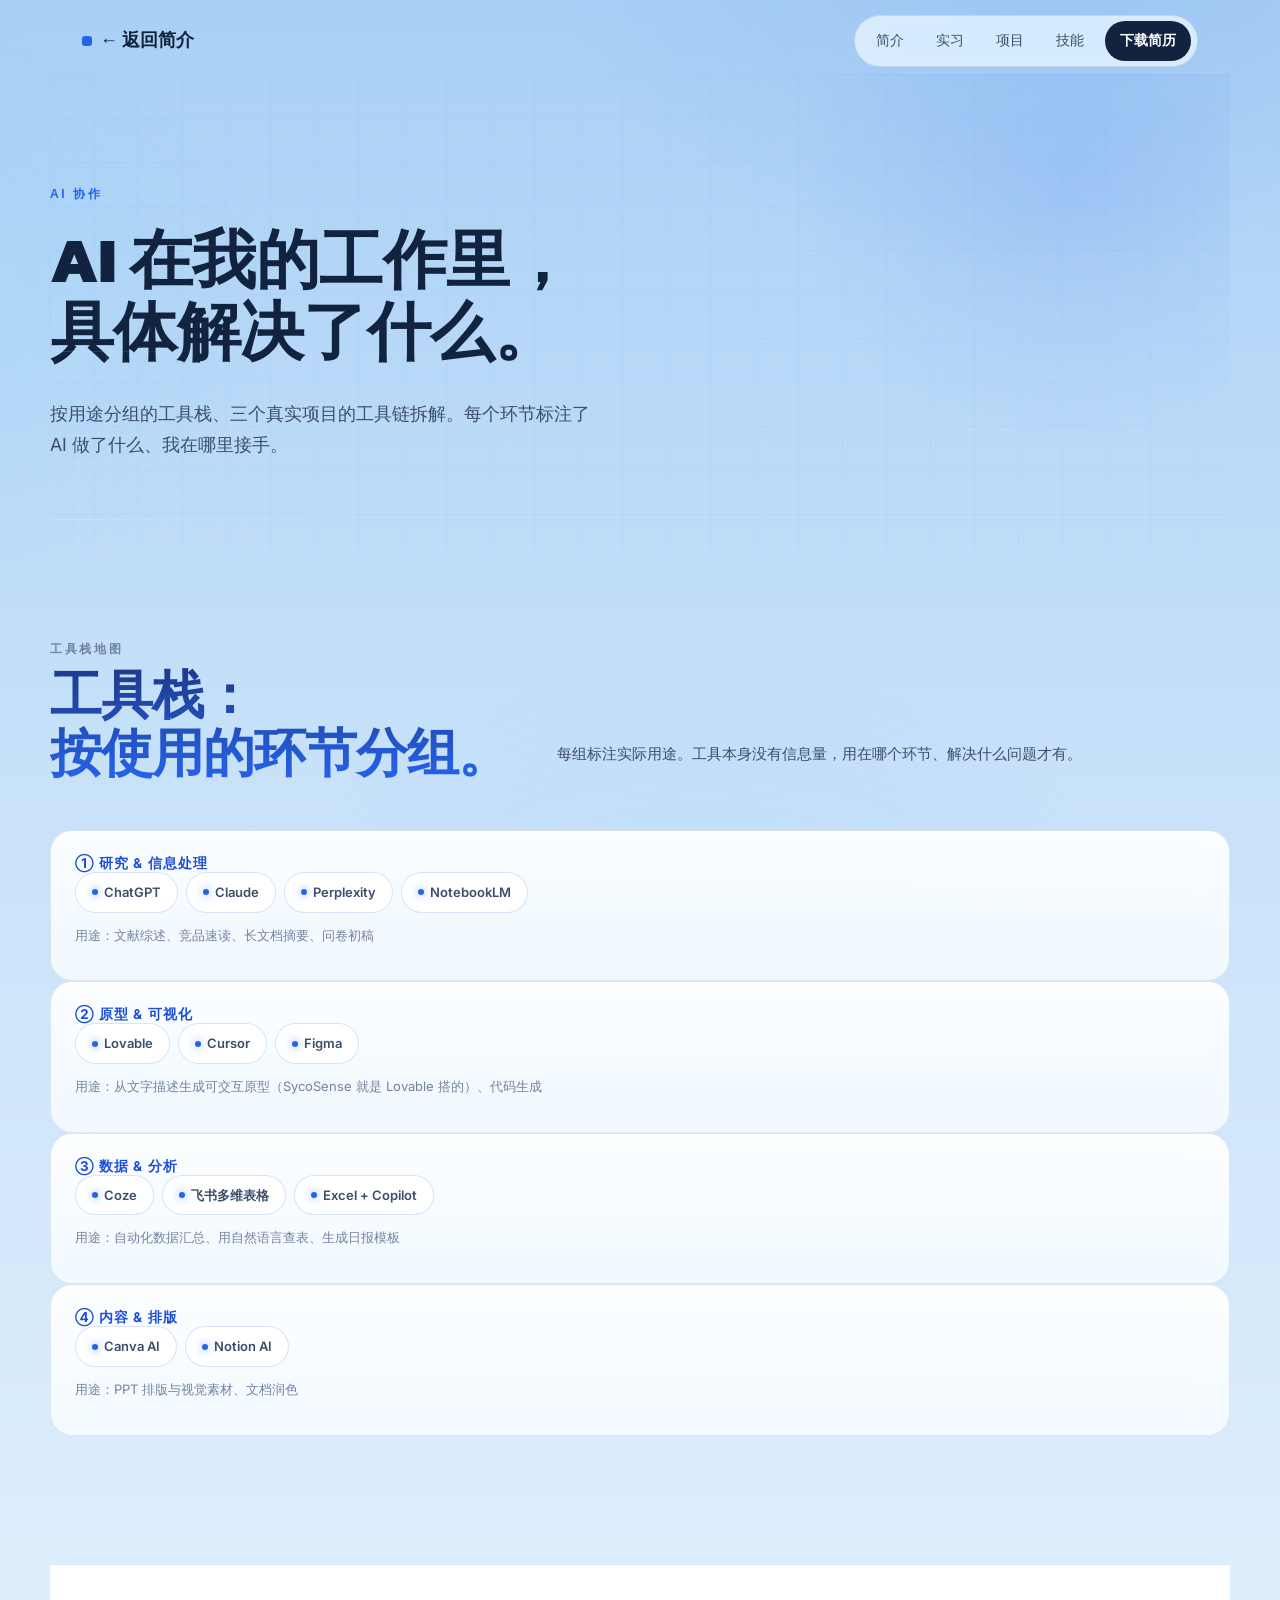
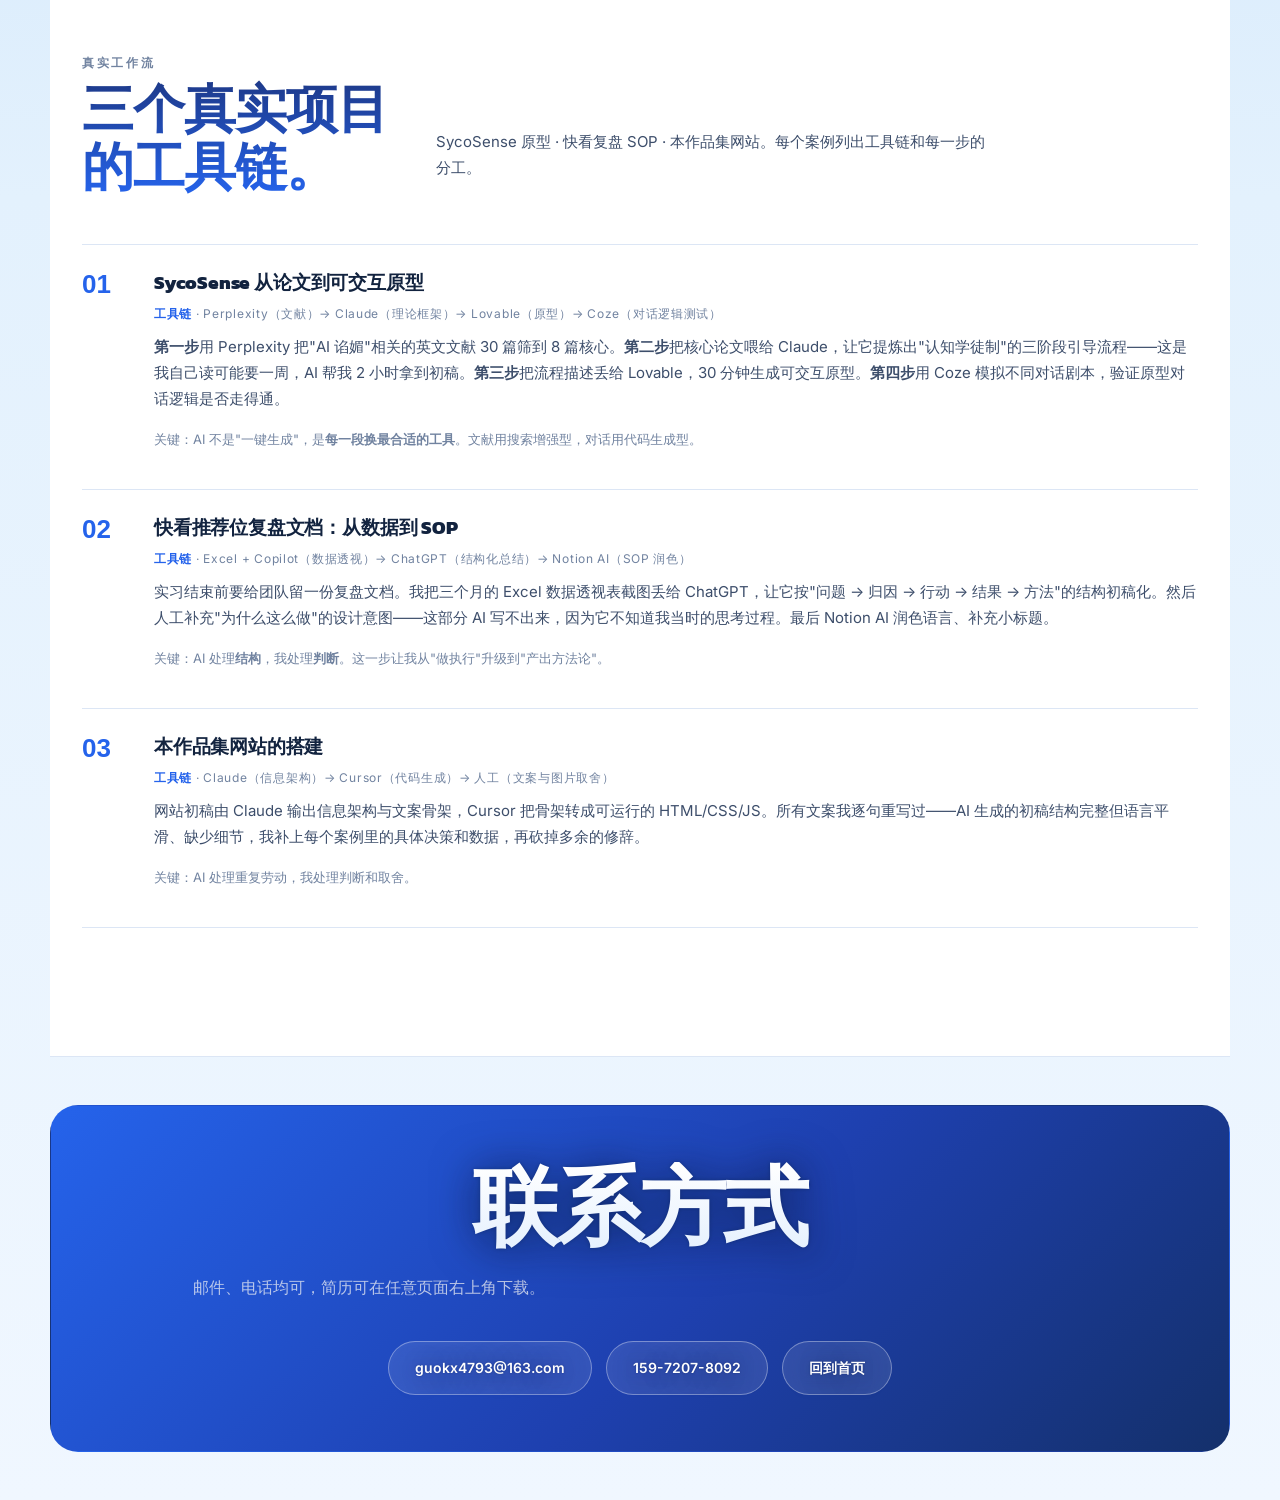
<file: workflow.html>
<!DOCTYPE html>
<html lang="zh-CN">
<head>
<meta charset="UTF-8">
<meta name="viewport" content="width=device-width,initial-scale=1.0">
<title>我的 AI 工作流 · 郭凯轩</title>
<meta name="description" content="按用途组织的 AI 工具栈，以及三个真实项目的工具链拆解。">
<link rel="stylesheet" href="styles.css">
</head>
<body>

<nav class="nav">
  <div class="wrap nav-inner">
    <a href="index.html" class="brand brand-back" title="返回简介">← 返回简介</a>
    <button class="menu-btn" aria-label="菜单">≡</button>
    <div class="nav-links">
      <a href="index.html">简介</a>
      <a href="index.html#work">实习</a>
      <a href="index.html#works">项目</a>
      <a href="index.html#skill">技能</a>
      <a href="resume/郭凯轩-武汉大学-27届.pdf" download>下载简历</a>
    </div>
  </div>
</nav>

<section class="hero wrap">
  <div>
    <span class="eyebrow">AI 协作</span>
    <h1>AI 在我的工作里，<br>具体解决了什么。</h1>
    <p class="hero-lead" style="margin-top:32px">
      按用途分组的工具栈、三个真实项目的工具链拆解。每个环节标注了 AI 做了什么、我在哪里接手。
    </p>
  </div>
</section>

<section class="section wrap">
  <div class="sec-head reveal">
    <div class="left">
      <span class="eyebrow">工具栈地图</span>
      <h2>工具栈：<br>按使用的环节分组。</h2>
    </div>
    <p class="desc">每组标注实际用途。工具本身没有信息量，用在哪个环节、解决什么问题才有。</p>
  </div>

  <div class="tool-stack reveal">
    <div class="tool-group">
      <h4>① 研究 & 信息处理</h4>
      <div class="tool-row">
        <span class="tool"><i class="dot"></i>ChatGPT</span>
        <span class="tool"><i class="dot"></i>Claude</span>
        <span class="tool"><i class="dot"></i>Perplexity</span>
        <span class="tool"><i class="dot"></i>NotebookLM</span>
      </div>
      <p class="footnote" style="margin-top:12px">用途：文献综述、竞品速读、长文档摘要、问卷初稿</p>
    </div>

    <div class="tool-group">
      <h4>② 原型 & 可视化</h4>
      <div class="tool-row">
        <span class="tool"><i class="dot"></i>Lovable</span>
        <span class="tool"><i class="dot"></i>Cursor</span>
        <span class="tool"><i class="dot"></i>Figma</span>
      </div>
      <p class="footnote" style="margin-top:12px">用途：从文字描述生成可交互原型（SycoSense 就是 Lovable 搭的）、代码生成</p>
    </div>

    <div class="tool-group">
      <h4>③ 数据 & 分析</h4>
      <div class="tool-row">
        <span class="tool"><i class="dot"></i>Coze</span>
        <span class="tool"><i class="dot"></i>飞书多维表格</span>
        <span class="tool"><i class="dot"></i>Excel + Copilot</span>
      </div>
      <p class="footnote" style="margin-top:12px">用途：自动化数据汇总、用自然语言查表、生成日报模板</p>
    </div>

    <div class="tool-group">
      <h4>④ 内容 & 排版</h4>
      <div class="tool-row">
        <span class="tool"><i class="dot"></i>Canva AI</span>
        <span class="tool"><i class="dot"></i>Notion AI</span>
      </div>
      <p class="footnote" style="margin-top:12px">用途：PPT 排版与视觉素材、文档润色</p>
    </div>
  </div>
</section>

<section class="section wrap" style="background:var(--paper-2);border-top:1px solid var(--rule);border-bottom:1px solid var(--rule)">
  <div class="wrap">
    <div class="sec-head reveal">
      <div class="left">
        <span class="eyebrow">真实工作流</span>
        <h2>三个真实项目<br>的工具链。</h2>
      </div>
      <p class="desc">SycoSense 原型 · 快看复盘 SOP · 本作品集网站。每个案例列出工具链和每一步的分工。</p>
    </div>

    <div class="flow reveal">
      <div class="flow-step">
        <div class="n">01</div>
        <div>
          <h3>SycoSense 从论文到可交互原型</h3>
          <div class="tools"><strong>工具链</strong> · Perplexity（文献）→ Claude（理论框架）→ Lovable（原型）→ Coze（对话逻辑测试）</div>
          <p><strong>第一步</strong>用 Perplexity 把"AI 谄媚"相关的英文文献 30 篇筛到 8 篇核心。<strong>第二步</strong>把核心论文喂给 Claude，让它提炼出"认知学徒制"的三阶段引导流程——这是我自己读可能要一周，AI 帮我 2 小时拿到初稿。<strong>第三步</strong>把流程描述丢给 Lovable，30 分钟生成可交互原型。<strong>第四步</strong>用 Coze 模拟不同对话剧本，验证原型对话逻辑是否走得通。</p>
          <p style="margin-top:12px;color:var(--muted);font-size:13px">关键：AI 不是"一键生成"，是<strong>每一段换最合适的工具</strong>。文献用搜索增强型，对话用代码生成型。</p>
        </div>
      </div>

      <div class="flow-step">
        <div class="n">02</div>
        <div>
          <h3>快看推荐位复盘文档：从数据到 SOP</h3>
          <div class="tools"><strong>工具链</strong> · Excel + Copilot（数据透视）→ ChatGPT（结构化总结）→ Notion AI（SOP 润色）</div>
          <p>实习结束前要给团队留一份复盘文档。我把三个月的 Excel 数据透视表截图丢给 ChatGPT，让它按"问题 → 归因 → 行动 → 结果 → 方法"的结构初稿化。然后人工补充"为什么这么做"的设计意图——这部分 AI 写不出来，因为它不知道我当时的思考过程。最后 Notion AI 润色语言、补充小标题。</p>
          <p style="margin-top:12px;color:var(--muted);font-size:13px">关键：AI 处理<strong>结构</strong>，我处理<strong>判断</strong>。这一步让我从"做执行"升级到"产出方法论"。</p>
        </div>
      </div>

      <div class="flow-step">
        <div class="n">03</div>
        <div>
          <h3>本作品集网站的搭建</h3>
          <div class="tools"><strong>工具链</strong> · Claude（信息架构）→ Cursor（代码生成）→ 人工（文案与图片取舍）</div>
          <p>网站初稿由 Claude 输出信息架构与文案骨架，Cursor 把骨架转成可运行的 HTML/CSS/JS。所有文案我逐句重写过——AI 生成的初稿结构完整但语言平滑、缺少细节，我补上每个案例里的具体决策和数据，再砍掉多余的修辞。</p>
          <p style="margin-top:12px;color:var(--muted);font-size:13px">关键：AI 处理重复劳动，我处理判断和取舍。</p>
        </div>
      </div>
    </div>
  </div>
</section>

<section class="contact">
  <div class="wrap">
    <h2>联系方式</h2>
    <p class="lead">邮件、电话均可，简历可在任意页面右上角下载。</p>
    <div class="links">
      <a href="mailto:guokx4793@163.com">guokx4793@163.com</a>
      <a href="tel:15972078092">159-7207-8092</a>
      <a href="index.html">回到首页</a>
    </div>
  </div>
</section>

<script src="script.js"></script>
</body>
</html>
</file>
<file: styles.css>
/* 郭凯轩 作品集 · 暗色高端风 v3（参考 dark portfolio：#0C0C0C + 亮蓝强调 + 毛玻璃弹窗） */
@import url('https://fonts.googleapis.com/css2?family=Inter:wght@300;400;500;600;700;800;900&family=Kanit:wght@600;700;800;900&family=Instrument+Serif:ital@0;1&display=swap');
@property --beam-angle{syntax:'<angle>';initial-value:0deg;inherits:false}
:root{
  --paper:#0C0C0C;
  --paper-2:#141416;
  --card:#141416;
  --card-border:#26262A;
  --ink:#F3F4F6;
  --ink-soft:#C9CED6;
  --muted:#9CA3AF;
  --rule:#26262A;
  --rule-strong:#3A3D45;
  --accent:#3B82F6;
  --accent-ink:#8AB4F8;
  --accent-soft:rgba(59,130,246,.12);
  --highlight:rgba(59,130,246,.28);
  --shadow:0 16px 40px rgba(0,0,0,.55);
  --max:1180px;
  --serif: Georgia, 'Times New Roman', 'Songti SC', 'STSong', 'SimSun', serif;
  --sans: -apple-system, BlinkMacSystemFont, 'PingFang SC', 'Microsoft YaHei', 'Segoe UI', Roboto, sans-serif;
}
*{box-sizing:border-box;margin:0;padding:0}
html{scroll-behavior:smooth}
body{
  font-family:var(--sans);
  color:var(--ink);
  background:var(--paper);
  line-height:1.75;
  font-size:16px;
  -webkit-font-smoothing:antialiased;
  text-rendering:optimizeLegibility;
}
a{color:inherit;text-decoration:none}
img{display:block;max-width:100%}
::selection{background:var(--highlight);color:#fff}

/* 渐变大标题（kinetic typography） */
.gradient-heading{
  background:linear-gradient(180deg,#FFFFFF 0%,#8A99AD 100%);
  -webkit-background-clip:text;background-clip:text;
  -webkit-text-fill-color:transparent;color:transparent;
}

/* ─── 排版（中文字号收敛） ─── */
h1,h2,h3,h4{font-family:var(--serif);font-weight:700;line-height:1.25;color:var(--ink);letter-spacing:.01em}
h1{font-size:44px}
h2{font-size:30px}
h3{font-size:20px}
h4{font-size:17px;font-weight:600;letter-spacing:.02em}
p{margin:0 0 1em}
.eyebrow{font-family:var(--sans);font-size:12px;letter-spacing:.22em;text-transform:uppercase;color:var(--accent);font-weight:600}
.section-num{
  display:inline-flex;align-items:center;justify-content:center;
  width:28px;height:28px;background:var(--accent);color:#fff;
  font-family:var(--sans);font-size:13px;font-weight:700;
  margin-right:12px;vertical-align:2px;flex-shrink:0;
}
.article h2 .section-num{width:30px;height:30px;font-size:14px}
.hr{height:1px;background:var(--rule);border:0;margin:48px 0}
.footnote{font-size:13px;color:var(--muted);line-height:1.6}
em.k{font-style:normal;background:var(--highlight);padding:0 4px}

/* ─── 容器 ─── */
.wrap{max-width:var(--max);margin:0 auto;padding:0 32px}
.section{padding:88px 0}
.section-tight{padding:56px 0}

/* ─── 导航 ─── */
.nav{
  position:sticky;top:0;z-index:100;
  background:rgba(250,249,246,.92);
  backdrop-filter:saturate(160%) blur(10px);
  -webkit-backdrop-filter:saturate(160%) blur(10px);
  border-bottom:1px solid var(--rule);
}
.nav-inner{display:flex;align-items:center;justify-content:space-between;height:60px}
.brand{font-family:var(--serif);font-size:18px;font-weight:700;letter-spacing:-0.01em;display:flex;align-items:center;gap:8px}
.brand::before{content:'';width:10px;height:10px;background:var(--accent);display:inline-block}
.brand small{font-family:var(--sans);font-size:11px;color:var(--muted);letter-spacing:.2em;text-transform:uppercase;font-weight:500}
.nav-links{display:flex;align-items:center;gap:4px}
.nav-links a,.nav-links .resume-btn{
  font-size:14px;padding:8px 14px;color:var(--ink-soft);
  border-bottom:2px solid transparent;transition:all .15s;
  font-family:var(--sans);background:transparent;cursor:pointer;
}
.nav-links a:hover,.nav-links a.active{color:var(--ink);border-bottom-color:var(--accent)}
.nav-links .resume-btn:hover{color:var(--accent)}
.dropdown{position:relative}
.dropdown-menu{
  position:absolute;top:100%;right:0;min-width:200px;
  background:#fff;border:1px solid var(--rule);
  padding:8px 0;display:none;box-shadow:var(--shadow);
}
.dropdown:hover .dropdown-menu,.dropdown.open .dropdown-menu{display:block}
.dropdown-menu a{display:flex;justify-content:space-between;padding:10px 16px;font-size:14px;color:var(--ink-soft);border:0}
.dropdown-menu a:hover{background:var(--paper-2);color:var(--ink)}
.dropdown-menu small{color:var(--muted)}
.menu-btn{display:none;font-size:22px;background:transparent;border:0;color:var(--ink);cursor:pointer;padding:8px}

/* ─── Hero ─── */
.hero{padding:104px 0 72px;position:relative;overflow:hidden}
/* 光影：右上淡蓝光晕 + 左下细网格线 */
.hero::before{
  content:'';position:absolute;top:-180px;right:-120px;width:560px;height:560px;
  background:radial-gradient(circle,rgba(29,78,216,.10) 0%,rgba(29,78,216,.04) 45%,transparent 70%);
  pointer-events:none;
}
.hero::after{
  content:'';position:absolute;bottom:0;left:0;width:300px;height:200px;
  background-image:linear-gradient(var(--rule) 1px,transparent 1px),linear-gradient(90deg,var(--rule) 1px,transparent 1px);
  background-size:28px 28px;opacity:.5;pointer-events:none;
  mask-image:linear-gradient(45deg,#000,transparent 75%);
  -webkit-mask-image:linear-gradient(45deg,#000,transparent 75%);
}
.hero-grid{display:grid;grid-template-columns:1.4fr 1fr;gap:80px;align-items:end;position:relative;z-index:1}
.hero h1{font-size:64px;line-height:1.12;margin:18px 0 24px}
.hero h1 em{font-style:normal;color:var(--accent)}
.hero-lead{font-size:18px;color:var(--ink-soft);max-width:560px;line-height:1.7}
.hero-meta{display:flex;flex-wrap:wrap;gap:24px;margin-top:40px;font-size:13px;color:var(--muted)}
.hero-meta span{display:flex;align-items:center;gap:6px}
.hero-dot{width:6px;height:6px;background:var(--accent);display:inline-block}
.hero-photo{
  aspect-ratio:3/4;background:#fff;
  border:1px solid var(--rule);
  position:relative;z-index:1;
}
/* 色块：照片右下偏移的蓝色块 */
.hero-photo::after{content:'';position:absolute;right:-14px;bottom:-14px;width:56%;height:56%;background:var(--accent-soft);border:1px solid rgba(29,78,216,.25);z-index:-1}
.hero-photo img{width:100%;height:100%;object-fit:contain;background:#fff}
.hero-photo .caption{position:absolute;left:12px;bottom:12px;font-size:11px;letter-spacing:.18em;text-transform:uppercase;color:#fff;background:rgba(28,28,28,.72);padding:4px 8px;z-index:3}

/* ─── Hero 大字排版（参考 massive title 风格） ─── */
.hero-hi{text-align:center;font-size:13px;letter-spacing:.14em;color:var(--muted);margin-bottom:10px}
.hero-massive{position:relative;text-align:center;padding-bottom:130px;margin-top:8px}
.hero-massive h1{margin:0;line-height:1;letter-spacing:-.02em;font-weight:900}
.hm-solid{display:block;font-size:clamp(40px,7.2vw,92px);color:var(--ink);position:relative;z-index:3}
.hm-outline{display:block;font-size:clamp(40px,7.2vw,92px);color:transparent;-webkit-text-stroke:2px rgba(28,28,28,.5);position:relative;z-index:1;margin-top:4px}
.hm-photo-wrap{position:absolute;left:0;right:0;bottom:-24px;display:flex;justify-content:center;z-index:4}
.hero-massive .hero-photo{width:clamp(200px,22vw,280px);margin:0}
.hero-massive .hero-photo::after{display:none}
.hero-massive .hero-photo .caption{display:none}
.hero-sides{display:grid;grid-template-columns:1fr auto 1fr;gap:32px;align-items:end;margin-top:56px}
.hs-label{display:block;font-family:var(--sans);font-size:11px;letter-spacing:.18em;text-transform:uppercase;color:var(--accent);font-weight:700;margin-bottom:10px}
.hs-col p{font-size:14px;color:var(--ink-soft);line-height:1.75}
.hs-right{text-align:right}
.hs-cta{display:flex;gap:12px;padding-bottom:2px}
.btn-solid{display:inline-block;padding:12px 26px;background:var(--ink);color:#fff;font-size:14px;font-weight:600;text-decoration:none;transition:all .2s}
.btn-solid:hover{background:var(--accent);border-color:var(--accent)}
.btn-ghost{display:inline-block;padding:12px 26px;border:1px solid var(--ink);color:var(--ink);font-size:14px;font-weight:600;text-decoration:none;transition:all .2s;background:#fff}
.btn-ghost:hover{background:var(--ink);color:#fff}
@media(max-width:900px){
  .hero-massive{padding-bottom:0}
  .hm-photo-wrap{position:static;margin-top:8px}
  .hero-massive .hero-photo{margin:0 auto}
  .hero-sides{grid-template-columns:1fr;gap:20px;margin-top:40px;justify-items:center;text-align:center}
  .hs-right{text-align:center}
}

/* ─── 数据卡片 ─── */
.metrics{display:grid;grid-template-columns:repeat(4,1fr);gap:0;border-top:2px solid var(--ink);border-bottom:1px solid var(--rule);margin:0;background:linear-gradient(180deg,rgba(29,78,216,.035),transparent 70%)}
.metric{padding:28px 24px;border-right:1px solid var(--rule)}
.metric:last-child{border-right:0}
.metric .num{font-family:var(--serif);font-size:52px;font-weight:700;line-height:1;color:var(--ink);letter-spacing:-0.02em}
.metric .num sup{font-size:22px;color:var(--accent);margin-left:2px;font-weight:600}
.metric .label{font-size:13px;color:var(--ink);margin-top:12px;letter-spacing:.04em;font-weight:600}
.metric .sub{font-size:12px;color:var(--muted);margin-top:4px}

/* ─── 章节标题 ─── */
.sec-head{margin-bottom:48px;display:grid;grid-template-columns:auto 1fr;gap:48px;align-items:end}
.sec-head .left{border-top:2px solid var(--ink);padding-top:18px;min-width:200px;position:relative}
.sec-head .left::before{content:'';position:absolute;top:-2px;left:0;width:64px;height:2px;background:var(--accent)}
.sec-head .left .eyebrow{display:block;margin-bottom:6px;color:var(--muted)}
.sec-head h2{font-size:34px;margin:0}
.sec-head .desc{color:var(--ink-soft);font-size:15px;max-width:520px}

/* ─── 时间线 ─── */
.timeline{border-top:1px solid var(--rule)}
.tl-item{display:grid;grid-template-columns:170px 1fr;gap:48px;padding:32px 0;border-bottom:1px solid var(--rule);position:relative}
.tl-item::before{content:'';position:absolute;left:0;top:0;bottom:-1px;width:3px;background:transparent;transition:background .25s}
.tl-item:hover::before{background:var(--accent)}
.tl-item .when{font-family:var(--serif);color:var(--muted);font-size:14px}
.tl-item .when strong{color:var(--ink);font-weight:600;display:block;font-size:16px}
.tl-item h3{margin-bottom:8px;font-size:21px}
.tl-item .role{font-size:13px;color:var(--accent);letter-spacing:.04em;margin-bottom:12px;font-weight:600}
.tl-item p{color:var(--ink-soft);font-size:15px}
.tl-cta{display:inline-flex;align-items:center;gap:8px;margin-top:14px;padding:9px 18px;border:1px solid var(--ink);background:#fff;font-size:13px;font-weight:600;color:var(--ink);font-family:var(--sans);transition:all .2s;cursor:pointer}
.tl-cta::after{content:'→';color:var(--accent);transition:transform .2s}
.tl-cta:hover{background:var(--ink);color:#fff}
.tl-cta:hover::after{color:#fff;transform:translateX(3px)}

/* ─── 弹窗浮层（卡片式内容） ─── */
.modal{position:fixed;inset:0;background:rgba(28,28,28,.55);z-index:210;display:none;align-items:center;justify-content:center;padding:24px}
.modal.open{display:flex}
.modal-card{background:var(--paper);border:1px solid var(--rule-strong);max-width:860px;width:100%;max-height:86vh;overflow-y:auto;box-shadow:0 24px 64px rgba(0,0,0,.28);position:relative}
.modal-close{position:absolute;top:14px;right:14px;width:36px;height:36px;border:1px solid var(--rule);background:#fff;font-size:18px;line-height:1;cursor:pointer;color:var(--ink);z-index:2;transition:all .15s}
.modal-close:hover{background:var(--ink);color:#fff}
.modal-head{padding:30px 34px 20px;border-bottom:1px solid var(--rule);padding-right:70px}
.modal-head .tag{font-size:11px;letter-spacing:.16em;text-transform:uppercase;color:var(--accent);font-weight:700}
.modal-head h3{font-size:23px;margin-top:8px;line-height:1.35}
.modal-body{padding:26px 34px 32px}
.m-label{margin:26px 0 10px;font-size:11px;letter-spacing:.16em;text-transform:uppercase;color:var(--accent);font-weight:700}
.modal-body>.m-label:first-child{margin-top:0}
.m-label + .m-grid{margin-top:0}
.m-card.wide{grid-column:1/-1}
.m-grid{display:grid;grid-template-columns:repeat(2,1fr);gap:12px}
.m-grid + .m-grid{margin-top:12px}
.m-card{border:1px solid var(--rule);background:#fff;padding:16px 18px}
.m-card .n{font-family:var(--serif);font-size:25px;font-weight:700;color:var(--accent);line-height:1.15;letter-spacing:-0.01em}
.m-card .t{font-size:14px;font-weight:600;margin-top:6px}
.m-card .d{font-size:12.5px;color:var(--muted);margin-top:4px;line-height:1.65}
.m-img{border:1px solid var(--rule);margin-bottom:16px;background:#fff}
.m-img img{width:100%;display:block}
.m-imgs{display:grid;grid-template-columns:repeat(2,minmax(0,1fr));gap:12px;margin:14px auto 0;max-width:740px}
.m-imgs .m-img{margin:0}
.m-imgs .m-img img{height:300px;object-fit:cover;object-position:top}
.m-cap{font-size:12px;color:var(--muted);padding:10px 12px;line-height:1.65}
/* 弹窗内轮播 */
.m-carousel{position:relative;border:1px solid var(--rule);background:#fff;margin-top:14px}
.mc-viewport{overflow:hidden}
.mc-track{display:flex;transition:transform .45s ease;will-change:transform}
.mc-slide{min-width:100%;display:flex;flex-direction:column;align-items:center}
.mc-slide img{max-width:100%;height:min(56vh,480px);object-fit:contain;padding:12px 12px 0}
.mc-cap{font-size:12px;color:var(--muted);padding:10px 14px;line-height:1.65;text-align:center;width:100%;box-sizing:border-box}
.mc-btn{position:absolute;top:45%;transform:translateY(-50%);width:36px;height:36px;border:1px solid var(--rule-strong);background:#fff;cursor:pointer;font-size:15px;line-height:1;color:var(--ink);z-index:2;transition:all .15s}
.mc-btn:hover{background:var(--ink);color:#fff}
.mc-prev{left:10px}
.mc-next{right:10px}
.mc-ind{position:absolute;top:10px;left:10px;background:rgba(28,28,28,.72);color:#fff;font-size:11px;letter-spacing:.08em;padding:3px 9px;z-index:2}
.m-note{font-size:12px;color:var(--muted);margin-top:18px;border-top:1px dashed var(--rule);padding-top:12px;line-height:1.7}
@media(max-width:640px){.m-grid{grid-template-columns:1fr}.m-imgs{grid-template-columns:1fr}.m-imgs .m-img img{height:auto}.mc-slide img{height:44vh}.modal-head,.modal-body{padding-left:22px;padding-right:22px}}

/* ─── 作品导航大卡 ─── */
.work-nav{display:grid;grid-template-columns:repeat(3,1fr);gap:0;border-top:1px solid var(--rule)}
.work-card{
  display:flex;flex-direction:column;justify-content:space-between;
  padding:32px 28px;border-right:1px solid var(--rule);border-bottom:1px solid var(--rule);
  transition:background .2s,box-shadow .25s,transform .25s;color:inherit;cursor:pointer;
  min-height:240px;position:relative;background:var(--paper);
}
.work-card::before{content:'';position:absolute;top:0;left:0;right:0;height:3px;background:var(--accent);transform:scaleX(0);transform-origin:left;transition:transform .3s}
.work-card:nth-child(3n){border-right:0}
.work-card:hover{background:#fff;box-shadow:var(--shadow);transform:translateY(-3px);z-index:2}
.work-card:hover::before{transform:scaleX(1)}
.work-card .tag{font-size:11px;letter-spacing:.16em;text-transform:uppercase;color:var(--accent);font-weight:700}
.work-card h3{font-size:20px;margin:14px 0 8px;line-height:1.4}
.work-card .desc{font-size:14px;color:var(--muted);line-height:1.65}
.work-card .go{margin-top:auto;padding-top:20px;font-size:13px;color:var(--accent);font-weight:600;display:flex;align-items:center;gap:8px}
.work-card .go::after{content:'→';transition:transform .2s}
.work-card:hover .go::after{transform:translateX(4px)}

/* ─── 方法论 ─── */
.method-grid{display:grid;grid-template-columns:repeat(3,1fr);gap:0;border-top:1px solid var(--rule)}
.method{padding:28px 24px;border-right:1px solid var(--rule);border-bottom:1px solid var(--rule);transition:background .2s}
.method:hover{background:var(--paper-2)}
.method:nth-child(3n){border-right:0}
.method .n{font-family:var(--serif);font-size:28px;color:var(--accent);font-weight:700;line-height:1}
.method h3{font-size:17px;margin:12px 0 8px}
.method p{font-size:14px;color:var(--ink-soft);line-height:1.65}

/* ─── 联系页脚 ─── */
.contact{background:var(--ink);color:#faf9f6;padding:88px 0;position:relative;overflow:hidden}
.contact::before{content:'';position:absolute;top:-160px;right:-100px;width:480px;height:480px;background:radial-gradient(circle,rgba(29,78,216,.35) 0%,transparent 65%);pointer-events:none}
.contact h2{color:#faf9f6;font-size:40px;line-height:1.2;position:relative}
.contact .lead{font-size:16px;opacity:.7;margin:20px 0 40px;max-width:540px;position:relative}
.contact .links{display:flex;flex-wrap:wrap;gap:14px;position:relative}
.contact .links a{border:1px solid rgba(250,249,246,.3);padding:13px 22px;font-size:14px;transition:all .2s}
.contact .links a:hover{background:#faf9f6;color:var(--ink);border-color:#faf9f6}

/* ─── 滚动显现 ─── */
.reveal{opacity:0;transform:translateY(20px);transition:opacity .6s ease,transform .6s ease}
.reveal.in{opacity:1;transform:none}

/* ─── 长文章（Case / GDD） ─── */
.article{max-width:780px;margin:0 auto;padding:96px 32px 72px}
.article header{margin-bottom:48px;padding-bottom:28px;border-bottom:1px solid var(--rule);position:relative}
.article header::after{content:'';position:absolute;bottom:-1px;left:0;width:88px;height:2px;background:var(--accent)}
.article h1{font-size:38px;line-height:1.3;margin:16px 0 20px}
.article .meta{font-size:13px;color:var(--muted);display:flex;flex-wrap:wrap;gap:16px;letter-spacing:.04em}
.article h2{font-size:26px;margin:56px 0 18px;padding-top:14px;border-top:1px solid var(--rule);display:flex;align-items:center}
.article h3{font-size:19px;margin:32px 0 10px}
.article p,.article li{font-size:16px;line-height:1.85;color:var(--ink-soft)}
.article ul,.article ol{margin:0 0 1.5em 1.4em;color:var(--ink-soft)}
.article li{margin-bottom:8px}
.article strong{color:var(--ink)}
.callout{
  background:var(--accent-soft);border-left:3px solid var(--accent);
  padding:20px 24px;margin:28px 0;font-size:15px;line-height:1.75;color:var(--ink-soft);
}
.callout strong{color:var(--accent-ink);display:block;margin-bottom:4px;font-size:13px;letter-spacing:.12em}
.callout.warn{background:var(--paper-2);border-left-color:var(--ink)}
.callout.warn strong{color:var(--ink)}
.figure{margin:28px 0}
.figure img{border:1px solid var(--rule);width:100%}
.figure figcaption{font-size:13px;color:var(--muted);margin-top:10px;text-align:center}

/* ─── CTR 对比图（真实数据可视化） ─── */
.ctr-visual{margin:40px 0;padding:36px 32px;background:#fff;border:1px solid var(--rule);box-shadow:var(--shadow)}
.ctr-visual .ctr-title{font-size:12px;letter-spacing:.18em;text-transform:uppercase;color:var(--muted);font-weight:700;margin-bottom:24px}
.ctr-row{display:grid;grid-template-columns:88px 1fr;gap:16px;align-items:center;margin-bottom:14px}
.ctr-label{font-size:14px;color:var(--ink-soft);font-weight:600;text-align:right}
.ctr-track{background:var(--paper-2);height:44px;position:relative}
.ctr-bar{
  height:100%;display:flex;align-items:center;
  transform:scaleX(0);transform-origin:left;
  transition:transform 1s cubic-bezier(.2,.7,.2,1);
  min-width:56px;
}
.ctr-bar span{color:#fff;font-weight:700;font-size:15px;padding-left:12px;font-family:var(--serif)}
.ctr-bar.before{background:#9aa7c7;width:26.7%}
.ctr-bar.after{background:var(--accent);width:100%;transition-delay:.35s}
.ctr-visual.in .ctr-bar{transform:scaleX(1)}
.ctr-note{margin-top:18px;font-size:13px;color:var(--muted);border-top:1px dashed var(--rule);padding-top:14px}
.ctr-note b{color:var(--accent-ink)}

/* ─── 粘性侧栏 + 进度条 ─── */
.article-with-aside{display:grid;grid-template-columns:220px 1fr;gap:56px;max-width:1180px;margin:0 auto;padding:96px 32px 72px}
.toc{position:sticky;top:84px;align-self:start;border-left:1px solid var(--rule);padding-left:20px}
.toc h4{font-family:var(--sans);font-size:11px;letter-spacing:.18em;text-transform:uppercase;color:var(--muted);margin-bottom:18px;font-weight:700}
.toc a{display:block;padding:7px 0;font-size:14px;color:var(--muted);transition:color .15s;border-left:2px solid transparent;margin-left:-21px;padding-left:20px}
.toc a.active{color:var(--ink);border-left-color:var(--accent);font-weight:600}
.progress{position:fixed;top:60px;left:0;right:0;height:2px;background:transparent;z-index:99}
.progress-bar{height:100%;background:var(--accent);width:0;transition:width .1s}

/* ─── iframe 内嵌（Lovable 原型） ─── */
.embed{position:relative;padding-top:62%;margin:32px 0;border:1px solid var(--rule);background:var(--paper-2);box-shadow:var(--shadow)}
.embed iframe{position:absolute;inset:0;width:100%;height:100%;border:0}
.embed-note{font-size:13px;color:var(--muted);margin-top:-16px;margin-bottom:32px}

/* ─── Lightbox（图集放大查看） ─── */
.lb{position:fixed;inset:0;background:rgba(28,28,28,.94);z-index:200;display:none;align-items:center;justify-content:center;padding:32px;cursor:zoom-out}
.lb.open{display:flex;animation:lbIn .22s ease}
@keyframes lbIn{from{opacity:0}to{opacity:1}}
.lb-fig{margin:0;display:flex;flex-direction:column;align-items:center;gap:16px;max-width:94vw;cursor:default}
.lb-fig>img{cursor:zoom-out}
.lb img{max-width:min(1180px,92vw);max-height:76vh;border-radius:14px;box-shadow:0 30px 80px rgba(0,0,0,.6);background:#0C0C0C}
.lb-fig figcaption{max-width:760px;text-align:center;font-size:13px;line-height:1.75;color:#C9CFD8}
.lb-fig figcaption:empty{display:none}
.lb-count{position:absolute;top:26px;left:32px;font-size:12.5px;color:#9AA2AE;letter-spacing:.1em;font-variant-numeric:tabular-nums}
.lb-count:empty{display:none}
.lb-close{position:absolute;top:20px;right:28px;color:#faf9f6;font-size:32px;cursor:pointer;line-height:1;background:transparent;border:0}
.lb-nav{
  position:absolute;top:50%;transform:translateY(-50%);z-index:5;width:48px;height:48px;border-radius:50%;
  border:1px solid var(--gline);background:rgba(20,20,22,.72);color:#F3F4F6;font-size:17px;cursor:pointer;
  backdrop-filter:blur(14px);-webkit-backdrop-filter:blur(14px);transition:background .2s,border-color .2s;
}
.lb-nav:hover{background:#3B82F6;border-color:#3B82F6}
.lb-nav[hidden]{display:none}
.lb-prev{left:26px}
.lb-next{right:26px}
@media(max-width:760px){
  .lb{padding:14px}
  .lb img{max-height:68vh}
  .lb-nav{width:40px;height:40px}
  .lb-prev{left:6px}.lb-next{right:6px}
  .lb-count{top:16px;left:16px}
  .lb-close{top:12px;right:16px}
}

/* ─── 工具栈 ─── */
.tool-stack{margin:40px 0}
.tool-group{margin-bottom:28px;border-top:1px solid var(--rule);padding-top:22px}
.tool-group h4{font-family:var(--sans);font-size:11px;letter-spacing:.18em;text-transform:uppercase;color:var(--muted);margin-bottom:14px;font-weight:700}
.tool-row{display:flex;flex-wrap:wrap;gap:8px}
.tool{
  display:inline-flex;align-items:center;gap:6px;padding:8px 14px;
  border:1px solid var(--rule);background:#fff;font-size:13px;color:var(--ink);font-weight:500;
  transition:border-color .2s,box-shadow .2s;
}
.tool:hover{border-color:var(--accent);box-shadow:0 4px 12px rgba(29,78,216,.10)}
.tool .dot{width:6px;height:6px;background:var(--accent)}

/* ─── 工作流步骤 ─── */
.flow{margin:40px 0}
.flow-step{display:grid;grid-template-columns:48px 1fr;gap:24px;padding:26px 0;border-top:1px solid var(--rule);position:relative}
.flow-step:last-child{border-bottom:1px solid var(--rule)}
.flow-step .n{font-family:var(--serif);font-size:26px;color:var(--accent);font-weight:700;line-height:1}
.flow-step h3{font-size:19px;margin-bottom:8px}
.flow-step .tools{font-size:12px;color:var(--muted);letter-spacing:.06em;margin-bottom:10px}
.flow-step .tools strong{color:var(--accent);font-weight:600}
.flow-step p{font-size:15px;color:var(--ink-soft)}

/* ─── 按钮 ─── */
.btn{display:inline-flex;align-items:center;gap:10px;padding:13px 24px;font-size:14px;font-weight:600;background:var(--ink);color:#faf9f6;border:0;cursor:pointer;transition:all .2s;font-family:var(--sans)}
.btn:hover{background:var(--accent)}
.btn.ghost{background:transparent;color:var(--ink);border:1px solid var(--ink)}
.btn.ghost:hover{background:var(--ink);color:#faf9f6}
.btn-print{position:fixed;bottom:24px;right:24px;z-index:90;box-shadow:var(--shadow)}

/* ─── 表格 ─── */
.table-wrap{overflow-x:auto;margin:24px 0;border:1px solid var(--rule)}
table{width:100%;border-collapse:collapse;font-size:15px}
thead tr{background:var(--paper-2);text-align:left}
th{padding:13px 16px;font-weight:600;border-bottom:1px solid var(--rule)}
td{padding:13px 16px;border-bottom:1px solid var(--rule)}

/* ─── 响应式 ─── */
@media (max-width:900px){
  .hero{padding:72px 0 48px}
  .hero-grid{grid-template-columns:1fr;gap:48px}
  .hero h1{font-size:42px}
  .hero-photo{max-width:300px}
  .metrics{grid-template-columns:repeat(2,1fr)}
  .metric{border-bottom:1px solid var(--rule)}
  .metric:nth-child(2n){border-right:0}
  .work-nav{grid-template-columns:1fr}
  .work-card{border-right:0}
  .work-nav.two .work-card{border-right:0}
  .method-grid{grid-template-columns:1fr}
  .method{border-right:0}
  .article-with-aside{grid-template-columns:1fr;gap:24px;padding:72px 24px 56px}
  .toc{display:none}
  .article{padding:72px 24px 56px}
  .article h1{font-size:28px}
  .tl-item{grid-template-columns:1fr;gap:8px}
  .sec-head{grid-template-columns:1fr;gap:16px}
  .nav-links{display:none;position:absolute;top:60px;left:0;right:0;background:#faf9f6;border-bottom:1px solid var(--rule);flex-direction:column;align-items:stretch;padding:12px 0}
  .nav-links.open{display:flex}
  .nav-links a,.nav-links .resume-btn{padding:14px 32px;border:0}
  .menu-btn{display:block}
  .dropdown .dropdown-menu{position:static;display:block;box-shadow:none;border:0;border-top:1px solid var(--rule)}
}
@media (max-width:480px){
  .wrap{padding:0 20px}
  .hero h1{font-size:36px}
  .article h1{font-size:25px}
  .metric .num{font-size:40px}
  .contact h2{font-size:30px}
  .sec-head h2{font-size:26px}
}

/* ─── 打印 ─── */
@media print{
  body{background:#fff;color:#000;font-size:12pt}
  .nav,.progress,.btn,.btn-print,.menu-btn,.dropdown,.footer,.article-with-aside,.hero::before,.hero::after{display:none !important}
  .article{max-width:100%;padding:0 20mm}
  .article h2{break-before:page;page-break-before:always}
  .article h1{break-after:avoid}
  .reveal{opacity:1;transform:none}
  .char-reveal .ch{opacity:1 !important}
  .ctr-visual{box-shadow:none}
  .ctr-bar{transform:scaleX(1)}
}

/* ─── 校园项目与竞赛图集 ─── */
.gallery-grid{display:grid;grid-template-columns:repeat(3,1fr);gap:24px;margin-top:8px}
.gallery-item{margin:0;background:#fff;border:1px solid var(--rule);padding:14px;transition:transform .25s,box-shadow .25s;cursor:zoom-in}
.gallery-item:hover{transform:translateY(-4px);box-shadow:0 14px 36px rgba(29,42,74,.12)}
.gallery-item img{width:100%;aspect-ratio:16/10;object-fit:cover;object-position:top;display:block}
.gallery-item figcaption{font-size:12px;color:var(--muted);margin-top:10px;line-height:1.6}
@media (max-width:900px){.gallery-grid{grid-template-columns:repeat(2,1fr)}}
@media (max-width:600px){.gallery-grid{grid-template-columns:1fr}}
.figure.narrow img{max-width:480px;margin:0 auto}

/* ─── 返回（导航左上角常驻） ─── */
.brand-back{color:var(--ink);transition:color .15s}
.brand-back:hover{color:var(--accent)}

/* ─── 项目卡缩略图 ─── */
.work-nav.two{grid-template-columns:repeat(2,1fr)}
.work-nav.two .work-card:nth-child(2n){border-right:0}
.work-card .thumb{height:180px;overflow:hidden;border:1px solid var(--rule);background:var(--paper-2)}
.work-card .thumb img{width:100%;height:100%;object-fit:cover;object-position:top}

/* ─── Hero 文案逐字显现 ─── */
.char-reveal .ch{opacity:.2;will-change:opacity}

/* ═══ 暗色主题覆盖（v3）：玻璃拟态 + 亮蓝强调 ═══ */

/* 导航：深色毛玻璃 */
.nav{background:rgba(12,12,12,.8);backdrop-filter:blur(12px) saturate(160%);-webkit-backdrop-filter:blur(12px) saturate(160%);border-bottom:1px solid var(--card-border)}
.dropdown-menu{background:var(--card);border-color:var(--card-border)}

/* 标题：粗黑无衬线 + 渐变 */
h1,h2,h3,h4{font-family:var(--sans);font-weight:800;letter-spacing:-0.01em}
.sec-head h2{font-weight:800}
.metric .num{font-family:var(--sans);font-weight:800}
.metric .num sup{font-weight:700}
.m-card .n{font-family:var(--sans);font-weight:800}
.method .n{font-family:var(--sans);font-weight:800}
.tl-item .when{font-family:var(--sans)}
.flow-step .n{font-family:var(--sans)}

/* Hero：网格底纹 + 蓝色光晕 + 抠像人像 */
.hero{background:
  linear-gradient(rgba(255,255,255,.025) 1px,transparent 1px),
  linear-gradient(90deg,rgba(255,255,255,.025) 1px,transparent 1px);
  background-size:44px 44px}
.hero::before{background:radial-gradient(circle,rgba(59,130,246,.16) 0%,rgba(59,130,246,.05) 45%,transparent 70%)}
.hero::after{opacity:.35}
.hero-hi{color:var(--muted)}
.hm-solid{-webkit-text-fill-color:transparent;background:linear-gradient(180deg,#FFFFFF 0%,#8A99AD 100%);-webkit-background-clip:text;background-clip:text}
.hm-outline{-webkit-text-stroke:2px rgba(243,244,246,.4)}
.hero-massive .hero-photo{background:transparent;border:0;aspect-ratio:auto}
.hero-massive .hero-photo img{background:transparent;height:auto;filter:drop-shadow(0 8px 32px rgba(0,0,0,.6));transition:filter .3s}
.hero-massive .hero-photo:hover img{filter:drop-shadow(0 0 28px rgba(59,130,246,.45))}
.hs-col p{color:var(--ink-soft)}
.btn-solid{background:var(--accent)}
.btn-solid:hover{background:#2563EB}
.btn-ghost{border-color:var(--rule-strong);color:var(--ink);background:transparent}
.btn-ghost:hover{background:var(--ink);color:#0C0C0C;border-color:var(--ink)}

/* 卡片与容器统一深色卡面 */
.metric{background:transparent}
.metrics{background:linear-gradient(180deg,rgba(59,130,246,.06),transparent 70%)}
.work-card{background:var(--paper)}
.work-card:hover{background:var(--card)}
.method:hover{background:var(--card)}
.tl-cta{background:transparent;border-color:var(--rule-strong)}
.tool{background:var(--card);border-color:var(--card-border)}
.tool:hover{border-color:var(--accent);box-shadow:0 4px 16px rgba(59,130,246,.18)}
.gallery-item{background:var(--card);border-color:var(--card-border)}
.ctr-visual{background:var(--card)}
.ctr-track{background:var(--paper-2)}
.ctr-bar.before{background:#4A5570}

/* 弹窗：玻璃拟态（backdrop-blur + 深色卡面 + 缩放入场） */
.modal{background:rgba(0,0,0,.7);backdrop-filter:blur(20px) saturate(140%);-webkit-backdrop-filter:blur(20px) saturate(140%)}
.modal-card{background:rgba(20,20,22,.92);backdrop-filter:blur(24px);-webkit-backdrop-filter:blur(24px);border:1px solid var(--card-border);box-shadow:0 32px 90px rgba(0,0,0,.7)}
.modal-close{background:var(--card);border-color:var(--card-border);color:var(--ink)}
.m-card{background:var(--card);border-color:var(--card-border)}
.m-img{background:var(--card);border-color:var(--card-border)}
.m-carousel{background:var(--card);border-color:var(--card-border)}
.mc-btn{background:var(--card);border-color:var(--rule-strong);color:var(--ink)}
.mc-ind{background:rgba(59,130,246,.9)}
.m-img img,.m-imgs .m-img img{background:#fff}

/* 联系页脚：深蓝渐变发光卡 */
.contact{background:linear-gradient(135deg,#0E1526 0%,#0C0C0C 55%,#101B33 100%);border-top:1px solid var(--card-border)}
.contact h2{background:linear-gradient(180deg,#FFFFFF 0%,#8A99AD 100%);-webkit-background-clip:text;background-clip:text;-webkit-text-fill-color:transparent}
.contact .links a{border-color:rgba(243,244,246,.22)}
.contact .links a:hover{background:#F3F4F6;color:#0C0C0C;border-color:#F3F4F6}
.footer{color:var(--muted)}

/* 其他 */
.lb{background:rgba(0,0,0,.94)}
.progress-bar{background:var(--accent)}
/* 深色下 hover 反白的按钮：反转为深字 */
.btn{background:var(--ink);color:#0C0C0C}
.btn:hover{color:#fff}
.btn.ghost{background:transparent;color:var(--ink)}
.btn.ghost:hover{background:var(--ink);color:#0C0C0C}
.tl-cta:hover{background:var(--ink);color:#0C0C0C}
.tl-cta:hover::after{color:#0C0C0C}
.mc-btn:hover{background:var(--ink);color:#0C0C0C}
.modal-close:hover{background:var(--ink);color:#0C0C0C}
@media (max-width:900px){
  .nav-links{background:rgba(12,12,12,.96)}
}
@media print{
  body{background:#fff;color:#000}
}

/* ═══ v4 透明玻璃质感（Glassmorphism，参考 Primefold） ═══ */
:root{
  --glass:rgba(255,255,255,.05);
  --glass-2:rgba(255,255,255,.09);
  --gline:rgba(255,255,255,.12);
  --r-lg:20px;--r-md:14px;--r-full:999px;
}
/* 环境色斑：给玻璃提供可模糊折射的色彩 */
body::before{
  content:'';position:fixed;inset:0;z-index:-1;pointer-events:none;
  background:
    radial-gradient(820px 560px at 82% -8%,rgba(59,130,246,.22),transparent 62%),
    radial-gradient(640px 480px at -8% 34%,rgba(139,92,246,.14),transparent 60%),
    radial-gradient(760px 560px at 55% 112%,rgba(14,165,233,.13),transparent 62%);
}

/* 导航：悬浮玻璃胶囊 */
.nav{background:transparent;border-bottom:0;backdrop-filter:none;-webkit-backdrop-filter:none;padding:14px 0 6px}
.nav-inner{height:54px}
.brand::before{border-radius:3px}
.nav-links{
  background:var(--glass);
  backdrop-filter:blur(18px) saturate(160%);-webkit-backdrop-filter:blur(18px) saturate(160%);
  border:1px solid var(--gline);border-radius:var(--r-full);padding:5px 6px;gap:2px;
}
.nav-links a{border-bottom:0;border-radius:var(--r-full);padding:8px 15px;font-size:13.5px}
.nav-links a:hover{background:var(--glass-2);color:#fff}
.nav-links a.active{background:rgba(255,255,255,.14);color:#fff;border-bottom-color:transparent}
.nav-links a[href$=".pdf"]{background:#fff;color:#0C0C0C;font-weight:600;margin-left:4px}
.nav-links a[href$=".pdf"]:hover{background:var(--accent);color:#fff}
.lang-btn{
  width:40px;height:40px;border-radius:50%;flex-shrink:0;
  border:1px solid var(--gline);background:var(--glass);
  backdrop-filter:blur(18px) saturate(160%);-webkit-backdrop-filter:blur(18px) saturate(160%);
  color:var(--ink);font-size:12px;font-weight:700;cursor:pointer;transition:all .2s;
  font-family:var(--sans);
}
.lang-btn:hover{background:var(--glass-2);border-color:rgba(255,255,255,.28);color:#fff}
.dropdown-menu{background:rgba(20,20,24,.85);backdrop-filter:blur(24px);-webkit-backdrop-filter:blur(24px);border-color:var(--gline);border-radius:14px}

/* 按钮：全圆角 + 玻璃 */
.btn-solid,.btn-ghost,.tl-cta{border-radius:var(--r-full)}
.btn-solid{background:#fff;color:#0C0C0C}
.btn-solid:hover{background:var(--accent);color:#fff}
.btn-ghost{background:var(--glass);backdrop-filter:blur(14px);-webkit-backdrop-filter:blur(14px);border-color:var(--gline)}
.btn-ghost:hover{background:var(--glass-2);color:#fff;border-color:rgba(255,255,255,.24)}
.tl-cta{background:var(--glass);backdrop-filter:blur(14px);-webkit-backdrop-filter:blur(14px);border-color:var(--gline)}
.tl-cta:hover{background:#fff;color:#0C0C0C;border-color:#fff}
.tl-cta:hover::after{color:#0C0C0C}

/* 卡片全面玻璃化 */
.metrics{display:grid;grid-template-columns:repeat(4,1fr);gap:16px;border:0;background:none}
.metric{
  background:var(--glass);
  backdrop-filter:blur(16px) saturate(150%);-webkit-backdrop-filter:blur(16px) saturate(150%);
  border:1px solid var(--gline);border-radius:var(--r-lg);padding:26px 24px;
  transition:transform .25s,border-color .25s;
}
.metric:hover{transform:translateY(-3px);border-color:rgba(255,255,255,.22)}
.metric:last-child{border-right:1px solid var(--gline)}
.sec-head .left{border-top:0;padding-top:0}
.sec-head .left::before{display:none}

.timeline{border-top:0}
.tl-item{
  background:var(--glass);
  backdrop-filter:blur(16px) saturate(150%);-webkit-backdrop-filter:blur(16px) saturate(150%);
  border:1px solid var(--gline);border-radius:var(--r-lg);
  padding:28px 32px;margin-bottom:16px;
}
.tl-item::before{display:none}

.work-nav{gap:20px;border-top:0}
.work-card{
  background:var(--glass);
  backdrop-filter:blur(16px) saturate(150%);-webkit-backdrop-filter:blur(16px) saturate(150%);
  border:1px solid var(--gline);border-radius:var(--r-lg);
}
.work-card:nth-child(3n){border-right:1px solid var(--gline)}
.work-nav.two .work-card:nth-child(2n){border-right:1px solid var(--gline)}
.work-card:hover{background:var(--glass-2);transform:translateY(-4px)}
.work-card .thumb{border-radius:12px;border-color:rgba(255,255,255,.08)}

.method-grid{gap:16px;border-top:0}
.method{
  background:var(--glass);
  backdrop-filter:blur(16px) saturate(150%);-webkit-backdrop-filter:blur(16px) saturate(150%);
  border:1px solid var(--gline);border-radius:var(--r-lg);
}
.method:nth-child(3n){border-right:1px solid var(--gline)}
.method:hover{background:var(--glass-2)}

.tool{border-radius:var(--r-full);background:var(--glass);backdrop-filter:blur(12px);-webkit-backdrop-filter:blur(12px);border-color:var(--gline)}
.gallery-item{border-radius:var(--r-md);background:var(--glass);backdrop-filter:blur(12px);-webkit-backdrop-filter:blur(12px);border-color:var(--gline)}
.table-wrap,.figure img,.embed{border-radius:var(--r-md);overflow:hidden}

/* 弹窗：更通透的玻璃 */
.modal-card{
  border-radius:24px;
  background:rgba(20,20,24,.6);
  backdrop-filter:blur(32px) saturate(160%);-webkit-backdrop-filter:blur(32px) saturate(160%);
  border:1px solid rgba(255,255,255,.14);
}
.m-card{border-radius:var(--r-md);background:rgba(255,255,255,.045);backdrop-filter:blur(10px);-webkit-backdrop-filter:blur(10px);border-color:var(--gline)}
.m-img,.m-carousel{border-radius:var(--r-md)}
.modal-close{border-radius:50%;background:rgba(255,255,255,.08);border-color:var(--gline);backdrop-filter:blur(10px)}
.modal-close:hover{background:#fff;color:#0C0C0C}
.mc-btn{border-radius:50%;background:rgba(255,255,255,.08);border-color:var(--gline);backdrop-filter:blur(10px)}
.mc-btn:hover{background:#fff;color:#0C0C0C}

/* 联系区：玻璃大卡 */
.contact{background:transparent;border-top:0;padding:48px 0}
.contact::before{display:none}
.contact .wrap{
  background:var(--glass);
  backdrop-filter:blur(22px) saturate(150%);-webkit-backdrop-filter:blur(22px) saturate(150%);
  border:1px solid var(--gline);border-radius:28px;padding:56px 48px;
}
.contact .links a{border-radius:var(--r-full);background:rgba(255,255,255,.04);backdrop-filter:blur(10px)}
.contact .links a:hover{background:#fff;color:#0C0C0C;border-color:#fff}

/* Hero：微网格保留，描边字调透 */
.hero{border-radius:0}
.hm-outline{-webkit-text-stroke:2px rgba(243,244,246,.32)}
/* 英文版大字缩一号防换行 */
html[lang="en"] .hm-solid,html[lang="en"] .hm-outline{font-size:clamp(28px,4.6vw,60px);letter-spacing:-.01em}

/* 移动端菜单玻璃化 */
@media (max-width:900px){
  .nav{padding-top:10px}
  .nav-links{
    background:rgba(18,18,22,.92);
    backdrop-filter:blur(24px) saturate(160%);-webkit-backdrop-filter:blur(24px) saturate(160%);
    border:1px solid var(--gline);border-radius:20px;padding:10px;margin-top:8px;
  }
  .nav-links a{border-radius:12px}
  .nav-links a[href$=".pdf"]{margin:4px 0 0;border-radius:var(--r-full)}
  .nav-links .lang-btn{align-self:flex-start;margin:8px 6px 2px}
}

/* ═══ v5 B2B SaaS 质感（Primefold 语言：Bento 网格 / 光束描边 / 动态光照） ═══ */
body{font-family:'Inter',var(--sans)}
h1,h2,h3{font-family:'Kanit','Inter',var(--sans);font-weight:800}
.metric .num,.m-card .n,.method .n{font-family:'Kanit','Inter',var(--sans);font-weight:800}

/* 章节标题：渐变裁切大字 */
.sec-head h2{
  background:linear-gradient(180deg,#FFFFFF 0%,#8A99AD 100%);
  -webkit-background-clip:text;background-clip:text;
  -webkit-text-fill-color:transparent;color:transparent;
  font-size:clamp(30px,4.4vw,52px);letter-spacing:-.02em;line-height:1.12;
}
.sec-head .desc{max-width:560px}

/* 导航 CTA：蓝色发光胶囊 */
.nav-links .nav-cta{
  background:rgba(59,130,246,.14);border:1px solid rgba(59,130,246,.45);
  color:#fff;font-weight:600;margin-left:4px;
}
.nav-links .nav-cta:hover{background:rgba(59,130,246,.26);border-color:rgba(96,165,250,.7);box-shadow:0 0 20px rgba(59,130,246,.35);color:#fff}

/* ── 光束描边（hover 时渐变沿边框旋转） ── */
.beam{position:relative}
.beam::after{
  content:'';position:absolute;inset:-1px;border-radius:inherit;padding:1px;
  background:conic-gradient(from var(--beam-angle),rgba(59,130,246,0) 0deg,rgba(59,130,246,.95) 90deg,rgba(139,92,246,.95) 150deg,rgba(59,130,246,0) 240deg);
  -webkit-mask:linear-gradient(#000 0 0) content-box,linear-gradient(#000 0 0);
  mask:linear-gradient(#000 0 0) content-box,linear-gradient(#000 0 0);
  -webkit-mask-composite:xor;mask-composite:exclude;
  opacity:0;transition:opacity .35s;pointer-events:none;z-index:3;
}
.beam:hover::after{opacity:1;animation:beamspin 3.2s linear infinite}
@keyframes beamspin{to{--beam-angle:360deg}}

/* ── 指标卡：鼠标跟随径向光束 ── */
.metric{
  --mx:50%;--my:-20%;
  background-image:radial-gradient(240px circle at var(--mx) var(--my),rgba(59,130,246,.20),transparent 68%);
  transition:transform .25s,border-color .25s,background-image .2s;
}
.metric:hover{border-color:rgba(96,165,250,.42)}
.metric .num{font-size:56px}
.metric .num sup{font-size:50%}

/* ── 实习卡：Bento 加宽 + 指标标签 + STAR 要点 ── */
.timeline{display:grid;gap:18px}
.tl-item{
  display:block;padding:30px 34px;border-radius:24px;
  background:var(--glass);
  backdrop-filter:blur(18px) saturate(150%);-webkit-backdrop-filter:blur(18px) saturate(150%);
  border:1px solid var(--gline);margin-bottom:0;
  transition:border-color .25s,transform .25s;
}
.tl-item:hover{border-color:rgba(96,165,250,.35);transform:translateY(-2px)}
.tl-head{display:flex;align-items:center;justify-content:space-between;gap:16px;flex-wrap:wrap;margin-bottom:14px}
.tl-item .when{display:flex;align-items:baseline;gap:10px}
.tl-item .when strong{font-size:15px}
.tl-item .when span{font-size:12.5px;color:var(--muted)}
.tl-tag{
  display:inline-flex;align-items:center;gap:8px;
  padding:6px 14px;border-radius:var(--r-full);font-size:12px;font-weight:600;
  color:#DBEAFE;background:rgba(59,130,246,.12);border:1px solid rgba(59,130,246,.35);
}
.tl-item h3{font-size:24px;margin-bottom:6px}
.tl-item .role{color:var(--accent-ink)}
.tl-list{list-style:none;margin:14px 0 0;display:grid;gap:9px}
.tl-list li{font-size:14.5px;color:var(--ink-soft);line-height:1.7;padding-left:62px;position:relative}
.tl-list li b{
  position:absolute;left:0;top:1px;font-size:11px;letter-spacing:.06em;color:#93C5FD;
  border:1px solid rgba(59,130,246,.32);border-radius:6px;padding:2px 7px;background:rgba(59,130,246,.10);
}
.tl-cta{margin-top:20px}

/* ── 项目卡图片 hover 缩放 + 玻璃遮罩 ── */
.work-card{overflow:hidden;padding:20px 20px 26px}
.work-card .thumb{position:relative;overflow:hidden;border-radius:16px;height:200px}
.work-card .thumb img{transition:transform .6s cubic-bezier(.2,.7,.2,1)}
.work-card:hover .thumb img{transform:scale(1.05)}
.work-card .thumb::after{
  content:'';position:absolute;inset:0;background:linear-gradient(180deg,transparent 55%,rgba(12,12,12,.55));
  opacity:0;transition:opacity .3s;
}
.work-card:hover .thumb::after{opacity:1}
.work-card h3{margin-top:18px}

/* ── 竞赛图集卡：hover 聚焦放大 ── */
.gallery-item{overflow:hidden;border-radius:18px;padding:12px}
.gallery-item img{transition:transform .6s cubic-bezier(.2,.7,.2,1);border-radius:10px}
.gallery-item:hover img{transform:scale(1.05)}
.gallery-item:hover{border-color:rgba(96,165,250,.38)}
.gallery-item figcaption{transition:color .25s}
.gallery-item:hover figcaption{color:var(--ink-soft)}

/* ── 技能区：Bento 三栏玻璃面板（仅首页） ── */
.tool-stack.bento{display:grid;grid-template-columns:repeat(3,1fr);gap:16px;margin:32px 0 0}
.tool-group{
  margin-bottom:0;border:1px solid var(--gline);border-radius:22px;padding:24px 22px;
  background:var(--glass);
  backdrop-filter:blur(18px) saturate(150%);-webkit-backdrop-filter:blur(18px) saturate(150%);
  border-top:1px solid var(--gline);
  transition:border-color .25s,transform .25s;
}
.tool-group:hover{border-color:rgba(96,165,250,.35);transform:translateY(-3px)}
.tool-group h4{font-family:'Plus Jakarta Sans','Inter',var(--sans);font-size:11.5px;letter-spacing:.16em;color:#93C5FD}
.tool{border-color:rgba(59,130,246,.22);background:rgba(255,255,255,.04)}
.tool .dot{border-radius:50%;box-shadow:0 0 10px rgba(59,130,246,.8)}
@media(max-width:900px){.tool-stack.bento{grid-template-columns:1fr}}

/* ── 联系区：巨型 CTA ── */
.contact .wrap{text-align:center}
.contact h2{font-size:clamp(38px,7vw,86px);line-height:1.05;letter-spacing:-.03em}
.contact .links{justify-content:center;margin-top:36px}
.contact .links a{padding:14px 26px;font-weight:600}

/* ── 弹窗：轮播计数胶囊 + 玻璃更通透 ── */
.mc-ind{
  background:rgba(12,12,12,.62);border:1px solid var(--gline);border-radius:var(--r-full);
  backdrop-filter:blur(12px);-webkit-backdrop-filter:blur(12px);left:14px;top:14px;padding:5px 12px;
}
.mc-btn{width:40px;height:40px;box-shadow:0 8px 24px rgba(0,0,0,.45)}
.mc-cap{color:#B6BCC7}

/* ── Hero：徽章 + 信息条 + 居中动作行（照片缩小低位，标题保持可读） ── */
.hero-massive{padding-bottom:96px}
.hm-photo-wrap{bottom:12px}
.hero-massive .hero-photo{width:auto;position:relative}
.hero-massive .hero-photo img{height:clamp(280px,40vh,380px);width:auto}
/* 人像环境光晕（呼吸式脉动） */
.hero-massive .hero-photo::before{
  content:'';position:absolute;left:50%;top:56%;width:118%;height:118%;
  transform:translate(-50%,-50%);
  background:radial-gradient(circle,rgba(59,130,246,.32),rgba(139,92,246,.14) 45%,transparent 70%);
  filter:blur(20px);z-index:0;pointer-events:none;
  animation:heroPulse 5s ease-in-out infinite;
}
.hero-massive .hero-photo img{position:relative;z-index:1}
@keyframes heroPulse{
  0%,100%{opacity:.55;transform:translate(-50%,-50%) scale(1)}
  50%{opacity:.95;transform:translate(-50%,-50%) scale(1.08)}
}
.hero-badges{display:flex;justify-content:center;flex-wrap:wrap;gap:12px;margin-top:6px}
.badge{
  display:inline-flex;align-items:center;gap:8px;padding:8px 18px;border-radius:var(--r-full);
  font-size:13px;color:var(--ink-soft);
  background:var(--glass);border:1px solid var(--gline);
  backdrop-filter:blur(14px);-webkit-backdrop-filter:blur(14px);
}
.badge::before{content:'';width:6px;height:6px;border-radius:50%;background:var(--accent);box-shadow:0 0 10px rgba(59,130,246,.9)}
.hero-info{
  display:grid;grid-template-columns:repeat(2,minmax(0,1fr));gap:16px;
  max-width:760px;margin:34px auto 0;
}
.hero-info .hs-col{
  background:var(--glass);border:1px solid var(--gline);border-radius:var(--r-lg);
  padding:20px 24px;text-align:center;
  backdrop-filter:blur(16px);-webkit-backdrop-filter:blur(16px);
}
.hs-col p{font-size:14px;color:var(--ink-soft);line-height:1.75;margin:0}
.hero-actions{display:flex;justify-content:center;flex-wrap:wrap;gap:14px;margin-top:34px}
.hero-actions .btn-solid,.hero-actions .btn-ghost{padding:14px 30px;font-size:14.5px}
@media(max-width:900px){
  .hero-info{grid-template-columns:1fr}
}

/* 详情页大字号收敛（Kanit 只作用于拉丁字母） */
.article h1,.article h2{font-family:'Kanit','Inter',var(--sans)}

/* ── 校园项目与竞赛：3D 旋转轮播（coverflow） ── */
html,body{overflow-x:clip} /* 两侧露出的轮播卡片不应产生横向滚动条 */
.coverflow{position:relative;max-width:1120px;margin:26px auto 0;perspective:1400px;touch-action:pan-y}
.cf-stage{position:relative;height:470px;transform-style:preserve-3d;cursor:grab;user-select:none;-webkit-user-select:none}
.cf-stage.cf-grabbing{cursor:grabbing}
.cf-card{
  position:absolute;left:50%;top:0;margin:0;width:min(460px,74vw);margin-left:calc(min(460px,74vw) / -2);
  border-radius:20px;overflow:hidden;background:var(--card);border:1px solid var(--gline);
  box-shadow:0 24px 60px rgba(0,0,0,.5);
  transition:transform .6s cubic-bezier(.22,.61,.36,1),opacity .6s,filter .6s;
  will-change:transform;backface-visibility:hidden;
}
.cf-stage.cf-grabbing .cf-card{transition:filter .6s}
.cf-card img{width:100%;height:330px;object-fit:cover;object-position:top;display:block;pointer-events:none}
.cf-card figcaption{font-size:13px;color:#B6BCC7;line-height:1.65;padding:14px 18px 16px;border-top:1px solid var(--gline)}
.cf-card.is-center figcaption{color:#F3F4F6}
.cf-card::after{content:'';position:absolute;inset:0;background:linear-gradient(180deg,rgba(12,12,12,.55),rgba(12,12,12,0) 45%);opacity:0;transition:opacity .6s;pointer-events:none}
.cf-card:not(.is-center)::after{opacity:1}
.cf-arrow{
  position:absolute;top:44%;transform:translateY(-50%);z-index:30;width:44px;height:44px;border-radius:50%;
  border:1px solid var(--gline);background:rgba(20,20,22,.72);color:#F3F4F6;font-size:16px;cursor:pointer;
  backdrop-filter:blur(14px);-webkit-backdrop-filter:blur(14px);transition:all .2s;
}
.cf-arrow:hover{background:#3B82F6;border-color:#3B82F6}
.cf-prev{left:calc(50% - min(320px,46vw))}
.cf-next{right:calc(50% - min(320px,46vw))}
.cf-dots{display:flex;justify-content:center;gap:10px;margin-top:18px}
.cf-dots button{width:8px;height:8px;border-radius:50%;border:0;background:rgba(243,244,246,.22);cursor:pointer;padding:0;transition:all .25s}
.cf-dots button.on{width:26px;border-radius:99px;background:#3B82F6}
@media(max-width:760px){
  .cf-stage{height:380px}
  .cf-card img{height:240px}
  .cf-prev{left:8px}
  .cf-next{right:8px}
}
/* 点击放大：居中卡片的操作提示 + 指针反馈 */
.cf-card{cursor:grab}
.cf-card img{-webkit-user-drag:none;user-select:none;-webkit-user-select:none}
.cf-card.is-center{cursor:zoom-in}
.cf-zoom{
  position:absolute;top:14px;right:14px;z-index:4;display:inline-flex;align-items:center;gap:6px;
  padding:7px 12px 7px 10px;border-radius:99px;font-size:12px;color:#F3F4F6;line-height:1;
  background:rgba(12,12,12,.6);border:1px solid var(--gline);
  backdrop-filter:blur(10px);-webkit-backdrop-filter:blur(10px);
  opacity:0;transform:translateY(-6px);transition:opacity .3s,transform .3s;pointer-events:none;
}
.cf-zoom svg{width:14px;height:14px}
.cf-card:not(.is-center) .cf-zoom{display:none}
.cf-card.is-center:hover .cf-zoom{opacity:1;transform:none}

/* ═══ v6 蓝白主题（蓝白 + 藏蓝墨色 + 蓝色强调，参考 Portfolio-sam 版式） ═══ */
:root{
  --paper:#F4F8FE;
  --paper-2:#FFFFFF;
  --card:#FFFFFF;
  --card-border:#D9E4F5;
  --ink:#12233F;
  --ink-soft:#3D4E6B;
  --muted:#7183A0;
  --rule:#DCE6F5;
  --rule-strong:#C3D3EC;
  --accent:#2563EB;
  --accent-ink:#1D4ED8;
  --accent-soft:rgba(37,99,235,.10);
  --highlight:rgba(37,99,235,.18);
  --shadow:0 16px 40px rgba(30,64,175,.12);
  --glass:rgba(255,255,255,.62);
  --glass-2:rgba(255,255,255,.9);
  --gline:rgba(18,35,63,.10);
}
::selection{background:var(--highlight);color:#12233F}
/* 环境色斑：浅蓝色调 */
body::before{
  background:
    radial-gradient(820px 560px at 82% -8%,rgba(37,99,235,.10),transparent 62%),
    radial-gradient(640px 480px at -8% 34%,rgba(125,211,252,.14),transparent 60%),
    radial-gradient(760px 560px at 55% 112%,rgba(96,165,250,.10),transparent 62%);
}
/* 渐变标题：藏蓝→蓝 */
.gradient-heading,.hm-solid,.sec-head h2{
  background:linear-gradient(180deg,#1E3A8A 0%,#2563EB 100%);
  -webkit-background-clip:text;background-clip:text;
  -webkit-text-fill-color:transparent;color:transparent;
}
.hm-outline{-webkit-text-stroke:2px rgba(18,35,63,.34)}
/* hero 网格底纹与光晕 */
.hero{background:
  linear-gradient(rgba(37,99,235,.045) 1px,transparent 1px),
  linear-gradient(90deg,rgba(37,99,235,.045) 1px,transparent 1px);
  background-size:44px 44px}
.hero::before{background:radial-gradient(circle,rgba(37,99,235,.12) 0%,rgba(37,99,235,.04) 45%,transparent 70%)}
/* 导航 */
.nav-links a:hover{background:var(--glass-2);color:var(--ink)}
.nav-links a.active{background:rgba(37,99,235,.12);color:var(--accent)}
.nav-links a[href$=".pdf"]{background:var(--ink);color:#fff}
.nav-links a[href$=".pdf"]:hover{background:var(--accent);color:#fff}
.lang-btn:hover{background:var(--glass-2);border-color:rgba(37,99,235,.3);color:var(--ink)}
.nav-links .nav-cta{background:var(--accent);border:1px solid var(--accent);color:#fff}
.nav-links .nav-cta:hover{background:#1D4ED8;border-color:#1D4ED8;box-shadow:0 0 20px rgba(37,99,235,.35);color:#fff}
.dropdown-menu{background:rgba(255,255,255,.94);border-color:var(--gline)}
/* 按钮 */
.btn-solid{background:var(--accent);color:#fff}
.btn-solid:hover{background:#1D4ED8;color:#fff}
.btn-ghost:hover{background:var(--glass-2);color:var(--ink);border-color:rgba(37,99,235,.3)}
.tl-cta:hover{background:var(--ink);color:#fff;border-color:var(--ink)}
.tl-cta:hover::after{color:#fff}
.modal-close:hover,.mc-btn:hover{background:var(--ink);color:#fff}
/* 指标卡光斑减弱 */
.metric{background-image:radial-gradient(240px circle at var(--mx,50%) var(--my,-20%),rgba(37,99,235,.10),transparent 68%)}
/* 实习卡与技能组文字配色 */
.tl-tag{color:#1E40AF;background:rgba(37,99,235,.08);border-color:rgba(37,99,235,.28)}
.tl-list li b{color:#1D4ED8;border-color:rgba(37,99,235,.28);background:rgba(37,99,235,.06)}
.tool-group h4{color:#1D4ED8}
.tool{border-color:rgba(37,99,235,.2);background:rgba(255,255,255,.7)}
/* 项目卡缩略图遮罩改浅色 */
.work-card .thumb::after{background:linear-gradient(180deg,transparent 55%,rgba(18,35,63,.35))}
.work-card .thumb{border-color:var(--gline);background:#fff}
/* 弹窗：白玻璃 */
.modal{background:rgba(15,29,51,.45)}
.modal-card{background:rgba(255,255,255,.9);border:1px solid var(--gline);box-shadow:0 32px 90px rgba(30,64,175,.22)}
.modal-close{background:rgba(18,35,63,.05);border-color:var(--gline)}
.mc-btn{background:rgba(18,35,63,.05);border-color:var(--gline);box-shadow:0 8px 24px rgba(30,64,175,.16)}
.m-card{background:#fff;border-color:var(--rule)}
.mc-ind{background:rgba(18,35,63,.72);color:#fff}
.mc-cap{color:var(--muted)}
/* 联系区：蓝色渐变大卡收尾 */
.contact .wrap{
  background:linear-gradient(135deg,#2563EB 0%,#1E40AF 55%,#14306B 100%);
  border-color:transparent;
}
.contact h2{background:linear-gradient(180deg,#FFFFFF 0%,#BFDBFE 100%);-webkit-background-clip:text;background-clip:text;-webkit-text-fill-color:transparent;color:transparent}
.contact .links a{color:#fff;border-color:rgba(255,255,255,.35);background:rgba(255,255,255,.1)}
.contact .links a:hover{background:#fff;color:#12233F;border-color:#fff}
/* 轮播：白卡浅影 */
.cf-card{background:#fff;border-color:var(--gline);box-shadow:0 24px 60px rgba(30,64,175,.16)}
.cf-card figcaption{color:var(--muted);border-top-color:var(--rule)}
.cf-card.is-center figcaption{color:var(--ink)}
.cf-card::after{background:linear-gradient(180deg,rgba(255,255,255,.65),rgba(255,255,255,0) 45%)}
.cf-arrow{background:rgba(255,255,255,.85);color:var(--ink);border-color:var(--gline)}
.cf-arrow:hover{background:var(--accent);border-color:var(--accent);color:#fff}
.cf-dots button{background:rgba(18,35,63,.18)}
.cf-zoom{background:rgba(255,255,255,.85);color:var(--ink);border-color:var(--gline)}
/* 移动端菜单 */
@media (max-width:900px){
  .nav-links{background:rgba(255,255,255,.96)}
}
@media print{body{background:#fff;color:#000}}

/* ── hero 照片文件夹：初始收入、悬停展开 ── */
.pf-stack{
  position:relative;width:min(600px,86vw);height:clamp(300px,42vh,400px);
  margin:0 auto;outline:none;cursor:pointer;
}
.pf-stack:focus-visible{filter:drop-shadow(0 0 14px rgba(37,99,235,.4))}
.pf-photo{
  position:absolute;left:50%;bottom:26px;width:clamp(124px,14vw,164px);
  background:#fff;border:1px solid var(--gline);border-radius:16px;padding:8px 8px 10px;
  box-shadow:0 14px 34px rgba(30,64,175,.18);
  transform:translateX(-50%);
  transition:transform .6s cubic-bezier(.3,1.35,.45,1),box-shadow .3s;
  z-index:1;
}
.pf-photo img{width:100%;height:auto;display:block}
.pf-p1{transform:translateX(-50%) translateX(-12px) translateY(30px) rotate(-5deg);z-index:1}
.pf-p2{transform:translateX(-50%) translateY(22px) rotate(2.5deg);z-index:2}
.pf-p3{transform:translateX(-50%) translateX(10px) translateY(34px) rotate(3deg);z-index:3}
.pf-stack:hover .pf-p1,.pf-stack.pf-open .pf-p1{transform:translateX(-50%) translateX(calc(-1 * clamp(160px,17vw,215px))) translateY(-26px) rotate(-12deg)}
.pf-stack:hover .pf-p2,.pf-stack.pf-open .pf-p2{transform:translateX(-50%) translateY(-124px) rotate(1.5deg)}
.pf-stack:hover .pf-p3,.pf-stack.pf-open .pf-p3{transform:translateX(-50%) translateX(clamp(160px,17vw,215px)) translateY(-26px) rotate(12deg)}
.pf-stack:hover .pf-p1,.pf-stack:hover .pf-p3,.pf-stack.pf-open .pf-p1,.pf-stack.pf-open .pf-p3{z-index:6}
.pf-pill{
  position:absolute;top:-13px;right:-16px;padding:6px 12px;border-radius:var(--r-full);
  font-size:11.5px;font-weight:700;color:#fff;letter-spacing:.02em;line-height:1;
  box-shadow:0 6px 16px rgba(30,64,175,.25);
  opacity:0;transform:translateY(6px) scale(.9);transition:opacity .35s .12s,transform .35s .12s;pointer-events:none;
}
.pf-pill-1{background:#2563EB}
.pf-pill-2{background:#0EA5E9}
.pf-pill-3{background:#12233F}
.pf-stack:hover .pf-pill,.pf-stack.pf-open .pf-pill{opacity:1;transform:none}
/* 文件夹本体 */
.pf-folder{position:absolute;left:50%;bottom:0;transform:translateX(-50%);width:min(430px,72vw);z-index:5}
.pf-tab{
  position:absolute;left:0;top:-17px;width:132px;height:26px;
  background:linear-gradient(180deg,#3B82F6,#2563EB);
  border-radius:14px 18px 0 0;
}
.pf-face{
  display:flex;align-items:center;justify-content:center;gap:22px;
  background:linear-gradient(135deg,rgba(37,99,235,.92),rgba(30,64,175,.94));
  border:1px solid rgba(255,255,255,.22);border-radius:0 22px 22px 22px;
  padding:24px 28px;color:#fff;
  box-shadow:0 22px 48px rgba(30,64,175,.32);
  backdrop-filter:blur(10px);-webkit-backdrop-filter:blur(10px);
}
.pf-face-text{display:flex;flex-direction:column;align-items:center;gap:4px;text-align:center}
.pf-face strong{font-family:'Kanit','Inter',var(--sans);font-size:30px;font-weight:800;letter-spacing:-.01em;line-height:1}
.pf-face small{font-size:12px;color:rgba(255,255,255,.78);letter-spacing:.06em}
.pf-go{
  width:44px;height:44px;border-radius:50%;flex-shrink:0;
  display:inline-flex;align-items:center;justify-content:center;
  border:1px solid rgba(255,255,255,.45);font-size:17px;
  transition:background .25s,transform .25s;
}
.pf-stack:hover .pf-go,.pf-stack.pf-open .pf-go{background:rgba(255,255,255,.16);transform:translateX(4px)}
/* 老人像光晕样式不再使用 */
.hero-massive .hero-photo{display:none}
@media(max-width:760px){
  .pf-stack{height:340px}
  .pf-photo{width:112px;bottom:18px}
  .pf-stack:hover .pf-p1,.pf-stack.pf-open .pf-p1{transform:translateX(-50%) translateX(-118px) translateY(-4px) rotate(-12deg)}
  .pf-stack:hover .pf-p3,.pf-stack.pf-open .pf-p3{transform:translateX(-50%) translateX(118px) translateY(-4px) rotate(12deg)}
  .pf-stack:hover .pf-p2,.pf-stack.pf-open .pf-p2{transform:translateX(-50%) translateY(-108px) rotate(1.5deg)}
  .pf-folder{width:min(330px,88vw)}
  .pf-face{padding:18px 20px}
  .pf-face strong{font-size:24px}
  .pf-go{width:38px;height:38px}
}

/* ═══ v7：hero 大标题改一句话 + 四张照片扇形 + 加载屏 + 滚动提示 ═══ */
/* 大标题入场：blur-in（参考 landing spec 的 entrance） */
@keyframes blurIn{from{opacity:0;filter:blur(10px);transform:translateY(20px)}to{opacity:1;filter:blur(0);transform:translateY(0)}}
.hm-solid{animation:blurIn .9s .15s cubic-bezier(.25,.1,.25,1) both}
.hm-outline{animation:blurIn .9s .3s cubic-bezier(.25,.1,.25,1) both}
/* 标题改为两行短句后，底部预留照片堆叠空间（收起态不压标题；≤900px 照片改静态排版） */
@media(min-width:901px){.hero-massive{padding-bottom:312px}}
.hm-photo-wrap{bottom:0}

/* ── 四张照片：初始收入、悬停展开成扇形 ── */
.pf-p1{transform:translateX(-50%) translateX(-14px) translateY(30px) rotate(-5deg);z-index:1}
.pf-p2{transform:translateX(-50%) translateX(-5px) translateY(20px) rotate(-1.5deg);z-index:2}
.pf-p3{transform:translateX(-50%) translateX(5px) translateY(26px) rotate(2deg);z-index:3}
.pf-p4{transform:translateX(-50%) translateX(13px) translateY(34px) rotate(5deg);z-index:4}
.pf-stack:hover .pf-p1,.pf-stack.pf-open .pf-p1{transform:translateX(-50%) translateX(calc(-1.5 * clamp(150px,16vw,210px))) translateY(-20px) rotate(-12deg)}
.pf-stack:hover .pf-p2,.pf-stack.pf-open .pf-p2{transform:translateX(-50%) translateX(calc(-0.5 * clamp(150px,16vw,210px))) translateY(-112px) rotate(-4deg)}
.pf-stack:hover .pf-p3,.pf-stack.pf-open .pf-p3{transform:translateX(-50%) translateX(calc(0.5 * clamp(150px,16vw,210px))) translateY(-112px) rotate(4deg)}
.pf-stack:hover .pf-p4,.pf-stack.pf-open .pf-p4{transform:translateX(-50%) translateX(calc(1.5 * clamp(150px,16vw,210px))) translateY(-20px) rotate(12deg)}
.pf-stack:hover .pf-p1,.pf-stack:hover .pf-p4,.pf-stack.pf-open .pf-p1,.pf-stack.pf-open .pf-p4{z-index:7}
.pf-stack:hover .pf-p2,.pf-stack:hover .pf-p3,.pf-stack.pf-open .pf-p2,.pf-stack.pf-open .pf-p3{z-index:6}
.pf-pill-4{background:#4E85BF}
@media(max-width:760px){
  .pf-stack{height:240px}
  .pf-photo{width:100px;bottom:16px}
  .pf-stack:hover .pf-p1,.pf-stack.pf-open .pf-p1{transform:translateX(-50%) translateX(-126px) translateY(-2px) rotate(-12deg)}
  .pf-stack:hover .pf-p2,.pf-stack.pf-open .pf-p2{transform:translateX(-50%) translateX(-44px) translateY(-96px) rotate(-4deg)}
  .pf-stack:hover .pf-p3,.pf-stack.pf-open .pf-p3{transform:translateX(-50%) translateX(44px) translateY(-96px) rotate(4deg)}
  .pf-stack:hover .pf-p4,.pf-stack.pf-open .pf-p4{transform:translateX(-50%) translateX(126px) translateY(-2px) rotate(12deg)}
  .hero-massive{padding-bottom:8px}
}

/* ── 滚动提示（SCROLL + 呼吸线） ── */
@keyframes scrollDown{0%{transform:translateY(-100%)}100%{transform:translateY(200%)}}
.scroll-hint{display:flex;flex-direction:column;align-items:center;gap:10px;margin:48px auto 4px;width:max-content}
.scroll-hint span{font-size:11px;letter-spacing:.3em;text-transform:uppercase;color:var(--muted)}
.scroll-hint i{position:relative;display:block;width:1px;height:40px;background:var(--rule-strong);overflow:hidden}
.scroll-hint i::after{content:'';position:absolute;left:0;top:0;width:100%;height:100%;background:var(--accent);animation:scrollDown 1.5s ease-in-out infinite}

/* ── 加载屏 ── */
.accent-grad{background:linear-gradient(90deg,#89AACC 0%,#2563EB 100%)}
.loader{position:fixed;inset:0;z-index:9999;background:#F4F8FE;transition:opacity .45s ease}
.loader.ld-hide{opacity:0;pointer-events:none}
.ld-brand{position:absolute;top:28px;left:32px;font-size:12px;letter-spacing:.3em;text-transform:uppercase;color:var(--muted);animation:blurIn .5s both}
.ld-word{position:absolute;left:50%;top:50%;transform:translate(-50%,-50%);font-family:'Kanit','Inter',var(--sans);font-style:italic;font-weight:600;font-size:clamp(36px,6vw,72px);color:rgba(18,35,63,.85)}
.ld-word.ld-in{animation:ldWordIn .4s ease-out both}
@keyframes ldWordIn{from{opacity:0;transform:translate(-50%,-50%) translateY(14px)}to{opacity:1;transform:translate(-50%,-50%) translateY(0)}}
.ld-count{position:absolute;right:36px;bottom:40px;font-family:'Kanit','Inter',var(--sans);font-size:clamp(64px,10vw,140px);font-weight:700;line-height:1;color:var(--ink);font-variant-numeric:tabular-nums}
.ld-bar{position:absolute;left:0;right:0;bottom:0;height:3px;background:rgba(18,35,63,.12)}
.ld-bar-in{height:100%;width:100%;transform:scaleX(0);transform-origin:left;box-shadow:0 0 8px rgba(37,99,235,.35)}

/* ═══ v8：快看弹窗曲面屏轮播 + 结尾页小球 + 天空感蓝白底 ═══ */
/* ── 曲面屏轮播（快看 case 弹窗）：中间屏平视、两侧屏内弯 ── */
.mc3d .mc-viewport{position:relative;overflow:visible;perspective:1500px;perspective-origin:50% 42%}
.mc3d .mc-track{display:block;transform:none!important}
.mc3d .mc-slide{
  position:absolute;top:0;left:50%;width:min(620px,74%);
  transform-origin:center center;
  transition:transform .55s cubic-bezier(.3,.9,.35,1),opacity .4s,filter .4s;
  will-change:transform;
}
.mc3d .mc-slide img{
  height:min(48vh,420px);object-fit:cover;object-position:center;
  border-radius:22px;background:#fff;
  box-shadow:0 24px 60px rgba(18,35,63,.22);
}
.mc3d .is-center img{border-radius:26px}
/* 侧屏内弯：更深的投影突出弧面感 */
.mc3d .is-side img{box-shadow:0 18px 44px rgba(18,35,63,.3)}
.mc3d .mc-cap{opacity:0;height:44px;transition:opacity .35s}
.mc3d .is-center .mc-cap{opacity:1}
.mc3d .mc-btn{width:42px;height:42px;border-radius:50%;top:38%;background:rgba(255,255,255,.92);box-shadow:0 6px 18px rgba(18,35,63,.16)}
.mc3d .mc-prev{left:2px}
.mc3d .mc-next{right:2px}
.mc3d .mc-ind{border-radius:999px;background:rgba(18,35,63,.7)}
@media(min-width:901px){.mc3d .mc-viewport{height:520px}}
@media(max-width:900px){
  .mc3d .mc-viewport{height:400px}
  .mc3d .mc-slide{width:78%}
  .mc3d .mc-slide img{height:34vh}
  .mc3d .mc-cap{height:56px}
}
/* ── 结尾页小球画布 ── */
.contact .wrap{position:relative;overflow:hidden}
#ballCanvas{position:absolute;inset:0;display:block;pointer-events:none}
.contact .wrap>h2,.contact .wrap>.links{position:relative;z-index:1}
/* ── 天空感蓝白底：顶部浅天蓝渐入 ── */
body{background:linear-gradient(180deg,#E7F1FC 0%,#F5F9FF 34%,#F4F8FE 100%)!important}

/* v9 补丁：弹窗横向滚动条由曲面轮播两侧露出的 3D 侧卡引起 */
.modal-card{overflow-x:hidden}

/* ═══ v10：实习经历=地图式滑动切换（参考旅程地图版式） ═══ */
.journey{margin-top:30px}
.jr-map{position:relative;margin:8px 0 24px}
.jr-line{position:absolute;top:7px;height:2px;background:rgba(37,99,235,.22);border-radius:2px}
.jr-line .jr-plane{
  position:absolute;top:-26px;left:0;font-size:17px;font-style:normal;color:#2563EB;
  transform:translateX(-50%) scaleX(-1);transition:left .55s cubic-bezier(.3,.9,.35,1);
  filter:drop-shadow(0 2px 6px rgba(37,99,235,.45));z-index:3;
}
.jr-stops{display:flex;justify-content:space-between;position:relative}
.jr-stop{
  background:none;border:0;padding:0;cursor:pointer;font-family:var(--sans);
  display:flex;flex-direction:column;align-items:center;gap:8px;
}
.jr-dot{
  width:16px;height:16px;border-radius:50%;background:#fff;border:3px solid #93C5FD;
  box-shadow:0 0 0 4px rgba(37,99,235,.10);transition:all .3s;
}
.jr-stop:hover .jr-dot{border-color:#2563EB}
.jr-stop.on .jr-dot{background:#2563EB;border-color:#2563EB;box-shadow:0 0 0 5px rgba(37,99,235,.18)}
.jr-pill{
  padding:5px 16px;border-radius:999px;font-size:13px;font-weight:600;
  color:#1E40AF;background:rgba(37,99,235,.07);border:1px solid rgba(37,99,235,.22);transition:all .25s;
}
.jr-stop.on .jr-pill{
  color:#fff;background:linear-gradient(135deg,#3B82F6,#2563EB);border-color:transparent;
  box-shadow:0 6px 16px rgba(37,99,235,.30);
}
.jr-date{font-size:11.5px;color:var(--muted);letter-spacing:.02em}
.jr-viewport{overflow:hidden;border-radius:24px;cursor:grab;touch-action:pan-y}
.jr-viewport:active{cursor:grabbing}
.jr-track{display:flex !important;gap:0 !important;transition:transform .55s cubic-bezier(.3,.9,.35,1)}
.jr-track>.tl-item{flex:0 0 100%;min-width:100%;margin:0 !important}
.jr-nav{display:flex;align-items:center;justify-content:center;gap:14px;margin-top:18px}
.jr-arrow{
  width:38px;height:38px;border-radius:50%;border:1px solid var(--gline);background:#fff;
  cursor:pointer;font-size:15px;line-height:1;color:var(--ink);transition:all .2s;
  box-shadow:0 4px 12px rgba(30,64,175,.10);
}
.jr-arrow:hover{background:#2563EB;border-color:#2563EB;color:#fff}
.jr-count{font-size:12.5px;color:var(--muted);letter-spacing:.08em;font-variant-numeric:tabular-nums}
@media(max-width:760px){
  .jr-pill{font-size:12px;padding:4px 12px}
  .jr-date{font-size:10.5px}
  .jr-arrow{width:34px;height:34px}
}

/* ═══ v11：天空蓝底 + 白云 + 标题字体混排（参考 Dapiao Design 版式） ═══ */
/* ── 天空感更强的蓝白底 ── */
body{background:linear-gradient(180deg,#A9D0F5 0%,#C9E2FA 26%,#E3F1FD 58%,#F0F7FF 100%)!important}
.sky{position:fixed;inset:0;z-index:-1;overflow:hidden;pointer-events:none}
.cl{
  position:absolute;display:block;background:#fff;border-radius:50%;
  filter:blur(16px);opacity:.85;
  animation:clDrift linear infinite alternate;
}
.cl::after{
  content:'';position:absolute;background:#fff;border-radius:50%;
  width:60%;height:120%;left:18%;top:-46%;
}
.cl::before{
  content:'';position:absolute;background:#fff;border-radius:50%;
  width:44%;height:96%;left:-16%;top:-24%;
}
.c1{width:220px;height:64px;left:6%;top:9%;animation-duration:80s}
.c2{width:300px;height:84px;left:58%;top:16%;animation-duration:110s;opacity:.75}
.c3{width:180px;height:56px;left:30%;top:38%;animation-duration:95s;opacity:.6}
.c4{width:260px;height:76px;left:78%;top:52%;animation-duration:120s;opacity:.55}
.c5{width:200px;height:60px;left:12%;top:66%;animation-duration:100s;opacity:.5}
.c6{width:320px;height:90px;left:46%;top:82%;animation-duration:130s;opacity:.45}
@keyframes clDrift{from{transform:translateX(-60px)}to{transform:translateX(120px)}}
@media(max-width:760px){.cl{transform:scale(.62);transform-origin:left center}}

/* ── 标题字体混排：衬线斜体英文点缀 ── */
.hm-script{
  display:block;margin-bottom:10px;
  font-family:'Instrument Serif',Georgia,serif;font-style:italic;font-weight:400;
  font-size:clamp(17px,2.2vw,27px);letter-spacing:.06em;color:#1E40AF;
  transform:rotate(-2.5deg);width:max-content;position:relative;z-index:3;
  animation:blurIn .9s .05s cubic-bezier(.25,.1,.25,1) both;
}
.hm-script i{font-style:italic;color:#2563EB;margin:0 .1em}
/* 英文大标题切换为衬线斜体（参考图中 Portfolio 的衬线体） */
html[lang="en"] .hm-solid,html[lang="en"] .hm-outline{
  font-family:'Instrument Serif',Georgia,serif;font-style:italic;font-weight:400;
  font-size:clamp(34px,5.6vw,76px);letter-spacing:0;
}
html[lang="en"] .hm-outline{-webkit-text-stroke:1.5px rgba(18,35,63,.4)}
/* ── 结尾页：白字加投影，避免被浅色小球盖住看不清 ── */
.contact .wrap>h2{filter:drop-shadow(0 3px 18px rgba(8,24,60,.55))}
.contact .wrap .links a{text-shadow:0 2px 22px rgba(10,28,68,.5),0 0 2px rgba(10,28,68,.35)}

/* v11 补丁：结尾页标题对比度 + 点缀行居中 */
.contact .wrap>h2{
  background:linear-gradient(180deg,#FFFFFF 0%,#E4F0FE 100%);-webkit-background-clip:text;background-clip:text;
  filter:drop-shadow(0 3px 22px rgba(8,24,60,.6)) drop-shadow(0 0 2px rgba(8,24,60,.4));
}
.hm-script{margin:0 auto 10px}
@media(max-width:760px){
  .hm-script{margin:16px auto 8px;font-size:15px}
}

/* ═══ v12：方法论步骤卡 + 技能不对称 Bento（替代单调三列白卡） ═══ */
/* ── 方法论：渐变编号徽章 + 衬线幽灵数字 + 卡间连接箭头 ── */
.method-grid{gap:22px;margin-top:36px}
.method{
  position:relative;padding:42px 26px 28px;
  border:1px solid var(--gline);border-radius:22px;
  background:linear-gradient(180deg,rgba(255,255,255,.94),rgba(255,255,255,.72));
  box-shadow:0 10px 30px rgba(30,64,175,.08);
  transition:transform .3s cubic-bezier(.3,.9,.35,1),box-shadow .3s,border-color .3s;
}
.method:hover{transform:translateY(-6px);border-color:rgba(37,99,235,.35);box-shadow:0 22px 48px rgba(37,99,235,.16)}
.method::before{
  content:attr(data-num);position:absolute;top:4px;right:16px;
  font-family:'Instrument Serif',Georgia,serif;font-style:italic;
  font-size:86px;line-height:1;color:rgba(37,99,235,.07);pointer-events:none;
}
.mf-badge{
  position:absolute;top:-20px;left:24px;width:46px;height:46px;border-radius:50%;
  background:linear-gradient(135deg,var(--mc),var(--mc2));color:#fff;
  display:flex;align-items:center;justify-content:center;
  font-family:'Kanit','Inter',var(--sans);font-weight:800;font-size:15px;
  box-shadow:0 10px 22px rgba(30,64,175,.28);
}
.method h3{font-size:18px;margin:6px 0 0}
.method h3::after{
  content:'';display:block;width:36px;height:3px;border-radius:2px;margin-top:10px;
  background:linear-gradient(90deg,var(--mc),rgba(37,99,235,0));
}
.method p{font-size:14px;color:var(--ink-soft);line-height:1.7;margin:12px 0 0}
.method:not(:last-child)::after{
  content:'→';position:absolute;right:-25px;top:50%;transform:translateY(-50%);
  width:28px;height:28px;border-radius:50%;z-index:2;
  display:flex;align-items:center;justify-content:center;
  background:#fff;border:1px solid var(--gline);color:#2563EB;font-size:13px;
  box-shadow:0 4px 12px rgba(30,64,175,.14);pointer-events:none;
}
@media(max-width:900px){
  .method-grid{grid-template-columns:1fr;gap:32px}
  .method:not(:last-child)::after{display:none}
  .method::before{font-size:64px;top:0}
}
/* ── 技能：两列 Bento + AI 高亮横条（图标头部 + 计数徽章 + 胶囊重设计） ── */
.skill-bento{grid-template-columns:1fr 1fr;gap:18px;margin-top:36px}
.tool-group{
  padding:24px 24px 22px;border:1px solid var(--gline);border-radius:22px;
  background:linear-gradient(180deg,rgba(255,255,255,.94),rgba(255,255,255,.72));
  transition:transform .3s cubic-bezier(.3,.9,.35,1),box-shadow .3s,border-color .3s;
}
.tool-group:hover{transform:translateY(-4px);border-color:rgba(37,99,235,.35);box-shadow:0 18px 42px rgba(37,99,235,.15)}
.tg-head{display:flex;align-items:center;gap:12px;margin-bottom:16px}
.tg-icon{
  width:38px;height:38px;border-radius:12px;flex-shrink:0;
  background:linear-gradient(135deg,var(--mc),var(--mc2));color:#fff;
  display:flex;align-items:center;justify-content:center;
  box-shadow:0 8px 18px rgba(30,64,175,.22);
}
.tg-icon svg{width:19px;height:19px}
.tool-group h4{margin:0;font-size:13.5px;letter-spacing:.08em}
.tg-count{
  margin-left:auto;width:26px;height:26px;border-radius:50%;flex-shrink:0;
  display:flex;align-items:center;justify-content:center;
  font-size:12px;font-weight:700;color:#1D4ED8;font-variant-numeric:tabular-nums;
  background:rgba(37,99,235,.08);border:1px solid rgba(37,99,235,.22);
}
.tool{
  border-radius:999px;padding:8px 16px;font-size:13px;font-weight:600;
  color:var(--ink-soft);background:#fff;border:1px solid rgba(37,99,235,.18);
  transition:background .25s,color .25s,border-color .25s,transform .25s,box-shadow .25s;
}
.tool:hover{background:#2563EB;color:#fff;border-color:transparent;transform:translateY(-2px);box-shadow:0 8px 18px rgba(37,99,235,.28)}
/* AI 高亮横条：蓝色渐变整行 */
.tg-hi{
  grid-column:1/-1;position:relative;overflow:hidden;
  background:linear-gradient(120deg,#3B82F6 0%,#2563EB 48%,#1E40AF 100%);
  border-color:transparent;
}
.tg-hi::before{content:'';position:absolute;right:-50px;top:-70px;width:230px;height:230px;border-radius:50%;background:rgba(255,255,255,.09);pointer-events:none}
.tg-hi::after{content:'';position:absolute;right:120px;bottom:-90px;width:170px;height:170px;border-radius:50%;background:rgba(255,255,255,.07);pointer-events:none}
.tg-hi:hover{border-color:rgba(255,255,255,.3)}
.tg-hi h4{color:#fff}
.tg-hi .tg-icon{background:rgba(255,255,255,.16);border:1px solid rgba(255,255,255,.35);box-shadow:none}
.tg-hi .tg-count{color:#fff;background:rgba(255,255,255,.16);border-color:rgba(255,255,255,.35)}
.tg-hi .tool{background:rgba(255,255,255,.12);border-color:rgba(255,255,255,.3);color:#fff}
.tg-hi .tool:hover{background:#fff;color:#1E40AF;border-color:#fff;box-shadow:0 8px 18px rgba(10,24,60,.3)}
@media(max-width:760px){
  .skill-bento{grid-template-columns:1fr}
  .tg-hi{grid-column:auto}
  .tool-group h4{font-size:13px}
}
</file>
